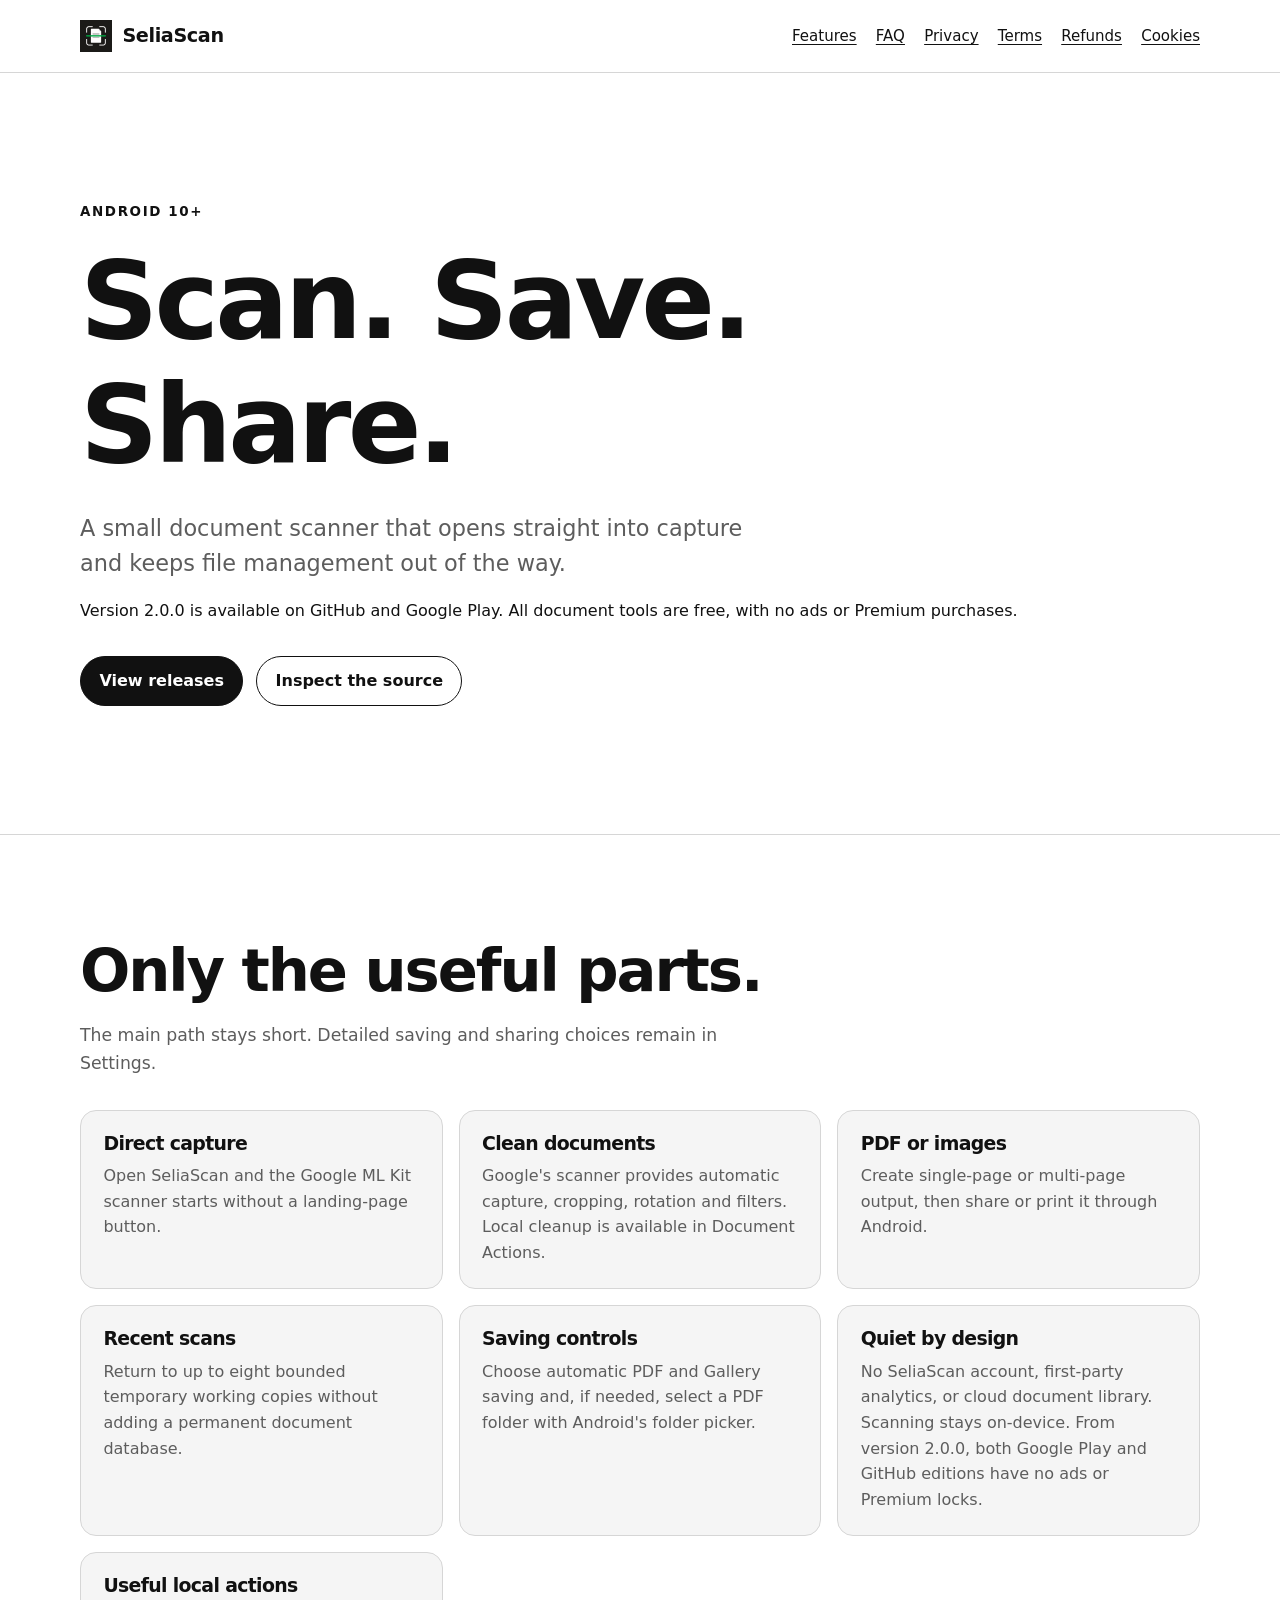
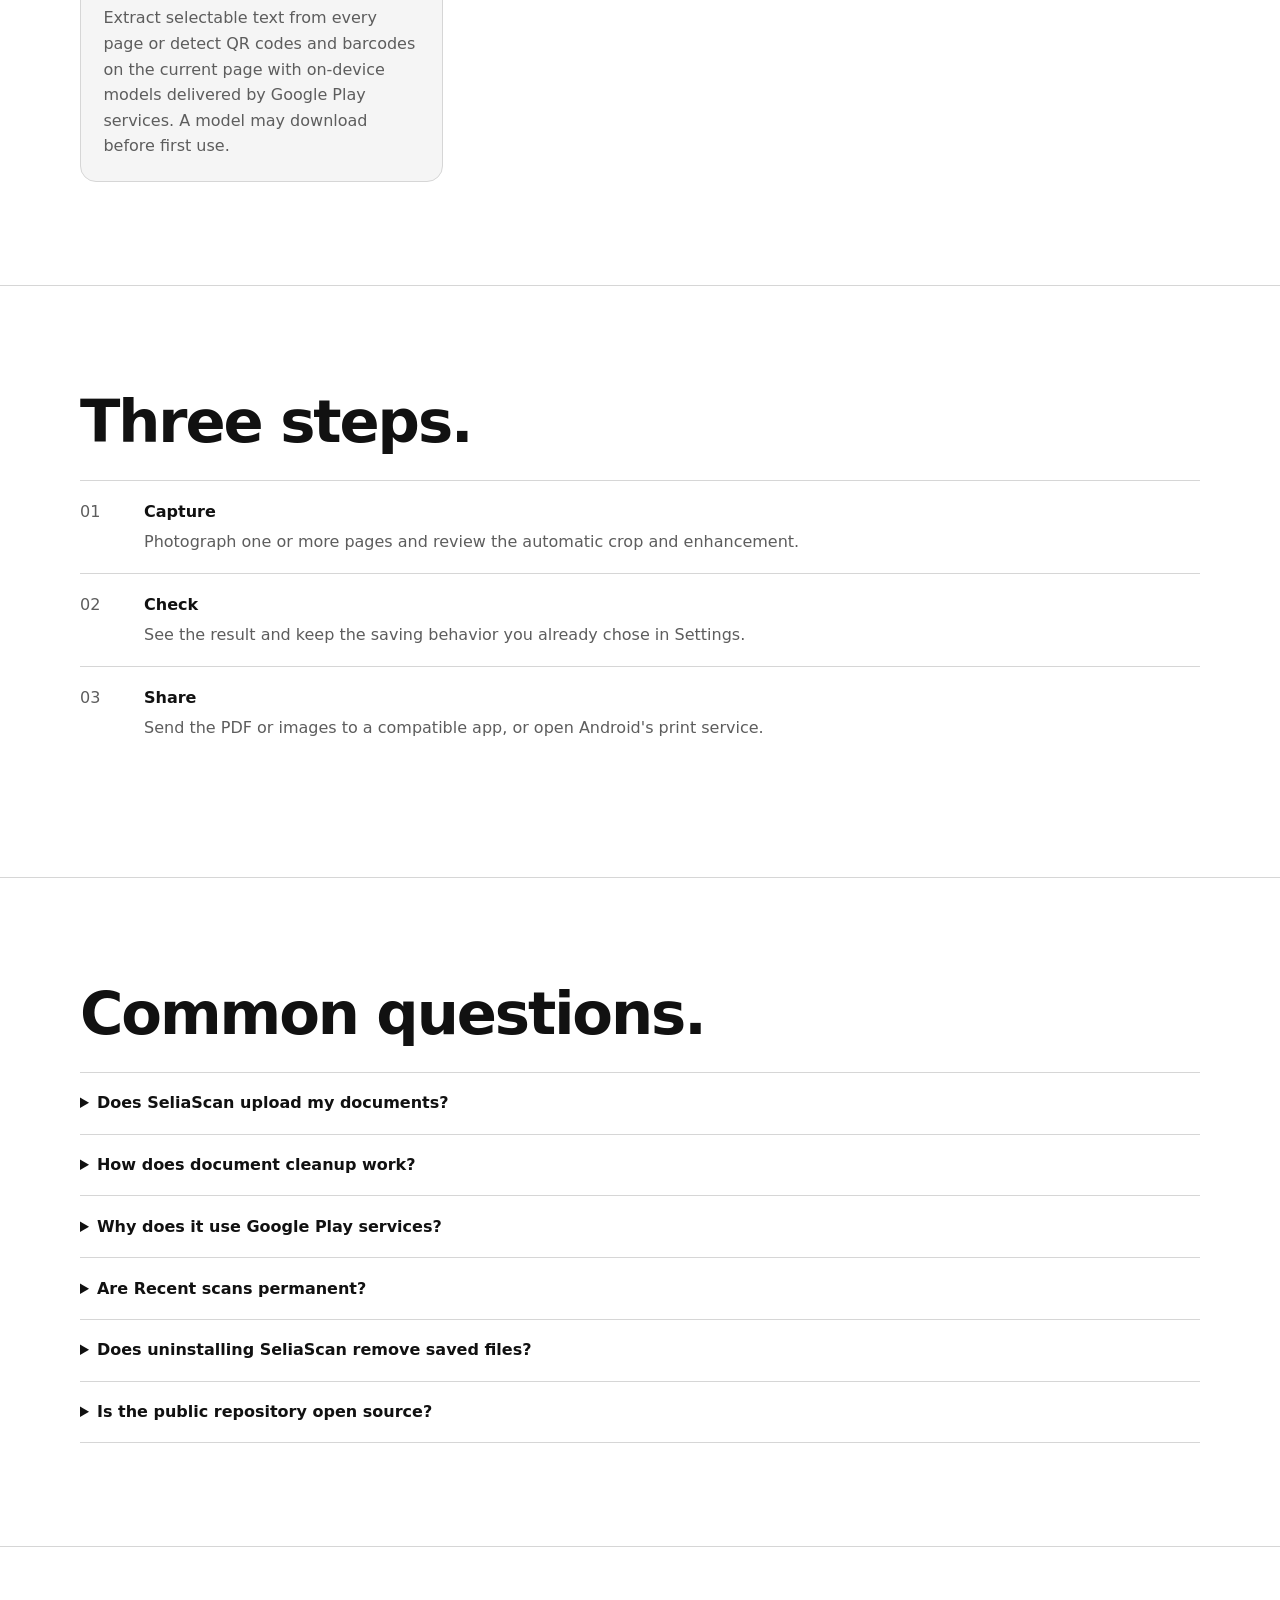
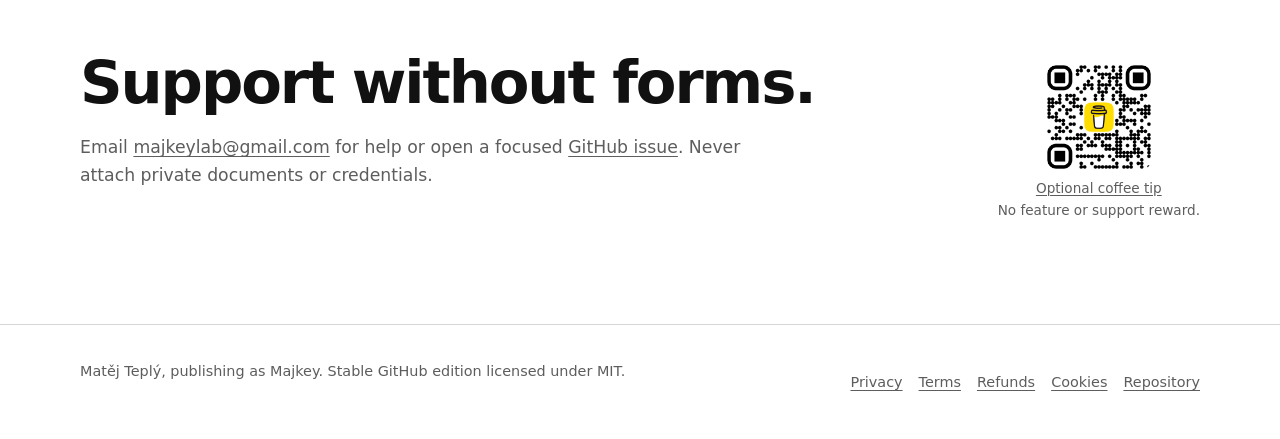
<file: docs/index.html>
<!doctype html>
<html lang="en">
<head>
  <meta charset="utf-8">
  <meta name="viewport" content="width=device-width, initial-scale=1">
  <meta name="description" content="SeliaScan is a simple Android document scanner for fast local PDF capture, saving, sharing, and printing.">
  <title>SeliaScan — scan, clean, send</title>
  <link rel="icon" type="image/png" href="play-store/assets/icon.png">
  <link rel="stylesheet" href="assets/site.css">
</head>
<body>
  <a class="skip-link" href="#main">Skip to content</a>
  <header class="site-header">
    <nav class="nav" aria-label="Primary navigation">
      <a class="brand" href="index.html" aria-current="page"><img src="play-store/assets/icon.png" width="32" height="32" alt="">SeliaScan</a>
      <div class="nav-links">
        <a href="#features">Features</a>
        <a href="#faq">FAQ</a>
        <a href="privacy.html">Privacy</a>
        <a href="terms.html">Terms</a>
        <a href="refunds.html">Refunds</a>
        <a href="cookies.html">Cookies</a>
      </div>
    </nav>
  </header>

  <main id="main" tabindex="-1">
    <section class="hero">
      <div class="container">
        <p class="eyebrow">Android 10+</p>
        <h1>Scan. Save. Share.</h1>
        <p class="hero-copy">A small document scanner that opens straight into capture and keeps file management out of the way.</p>
        <p>Version 2.0.0 is available on GitHub and Google Play. All document tools are free, with no ads or Premium purchases.</p>
        <div class="actions">
          <a class="button" href="https://github.com/Majkey25/ScanIt/releases">View releases</a>
          <a class="button secondary" href="https://github.com/Majkey25/ScanIt">Inspect the source</a>
        </div>
      </div>
    </section>

    <section class="section" id="features">
      <div class="container">
        <h2>Only the useful parts.</h2>
        <p class="section-intro">The main path stays short. Detailed saving and sharing choices remain in Settings.</p>
        <div class="grid">
          <article class="card">
            <h3>Direct capture</h3>
            <p>Open SeliaScan and the Google ML Kit scanner starts without a landing-page button.</p>
          </article>
          <article class="card">
            <h3>Clean documents</h3>
            <p>Google's scanner provides automatic capture, cropping, rotation and filters. Local cleanup is available in Document Actions.</p>
          </article>
          <article class="card">
            <h3>PDF or images</h3>
            <p>Create single-page or multi-page output, then share or print it through Android.</p>
          </article>
          <article class="card">
            <h3>Recent scans</h3>
            <p>Return to up to eight bounded temporary working copies without adding a permanent document database.</p>
          </article>
          <article class="card">
            <h3>Saving controls</h3>
            <p>Choose automatic PDF and Gallery saving and, if needed, select a PDF folder with Android's folder picker.</p>
          </article>
          <article class="card">
            <h3>Quiet by design</h3>
            <p>No SeliaScan account, first-party analytics, or cloud document library. Scanning stays on-device. From version 2.0.0, both Google Play and GitHub editions have no ads or Premium locks.</p>
          </article>
          <article class="card">
            <h3>Useful local actions</h3>
            <p>Extract selectable text from every page or detect QR codes and barcodes on the current page with on-device models delivered by Google Play services. A model may download before first use.</p>
          </article>
        </div>
      </div>
    </section>

    <section class="section">
      <div class="container">
        <h2>Three steps.</h2>
        <ol class="steps">
          <li>
            <div><strong>Capture</strong><p>Photograph one or more pages and review the automatic crop and enhancement.</p></div>
          </li>
          <li>
            <div><strong>Check</strong><p>See the result and keep the saving behavior you already chose in Settings.</p></div>
          </li>
          <li>
            <div><strong>Share</strong><p>Send the PDF or images to a compatible app, or open Android's print service.</p></div>
          </li>
        </ol>
      </div>
    </section>

    <section class="section" id="faq">
      <div class="container">
        <h2>Common questions.</h2>
        <details>
          <summary>Does SeliaScan upload my documents?</summary>
          <p>SeliaScan has no document-upload server. Scanning, OCR and cleanup are local. A sharing app or cloud-backed Gallery or folder can upload saved copies. Optional playback passes text to your Android speech engine, which may use the internet after you confirm. See the <a href="privacy.html">privacy policy</a>.</p>
        </details>
        <details>
          <summary>How does document cleanup work?</summary>
          <p>Smart cleanup adjusts paper contrast and attempts to remove likely marks near blank paper edges. Manual cleanup replaces spots that you draw around with the surrounding paper color. Both run locally and create a child revision. Keep originals and review the result.</p>
        </details>
        <details>
          <summary>Why does it use Google Play services?</summary>
          <p>Google Play services supplies the document scanner UI, models, automatic capture, crop, and filters. The module may need to download or update before first use.</p>
        </details>
        <details>
          <summary>Are Recent scans permanent?</summary>
          <p>No. They are bounded temporary working copies and Android may clear them. Removing one from Recent removes that working copy. If SeliaScan can verify the exact saved outputs it created, the confirmation dialog can also delete the selected PDF, Gallery images, or both.</p>
        </details>
        <details>
          <summary>Does uninstalling SeliaScan remove saved files?</summary>
          <p>Uninstall clears SeliaScan's settings and private cache. It does not delete PDFs or images already saved in shared storage or a folder you selected.</p>
        </details>
        <details>
          <summary>Is the public repository open source?</summary>
          <p>Yes. The current source and GitHub release are licensed under the MIT License. Google Play 2.0.0 also unlocks all tools without ads or Premium. Only the GitHub edition includes optional Coffee support.</p>
        </details>
      </div>
    </section>

    <section class="section" id="support">
      <div class="container support-row">
        <div>
          <h2>Support without forms.</h2>
          <p class="section-intro">Email <a href="mailto:majkeylab@gmail.com">majkeylab@gmail.com</a> for help or open a focused <a href="https://github.com/Majkey25/ScanIt/issues">GitHub issue</a>. Never attach private documents or credentials.</p>
        </div>
        <div class="tip">
          <a href="https://www.buymeacoffee.com/majkey"><img src="assets/bmc_qr.png" alt="QR code for the Majkey Buy Me a Coffee page" width="104" height="104"></a>
          <a href="https://www.buymeacoffee.com/majkey">Optional coffee tip</a><br>
          No feature or support reward.
        </div>
      </div>
    </section>
  </main>

  <footer class="site-footer">
    <div class="container footer-inner">
      <p>Matěj Teplý, publishing as Majkey. Stable GitHub edition licensed under MIT.</p>
      <div class="footer-links">
        <a href="privacy.html">Privacy</a>
        <a href="terms.html">Terms</a>
        <a href="refunds.html">Refunds</a>
        <a href="cookies.html">Cookies</a>
        <a href="https://github.com/Majkey25/ScanIt">Repository</a>
      </div>
    </div>
  </footer>
</body>
</html>
</file>
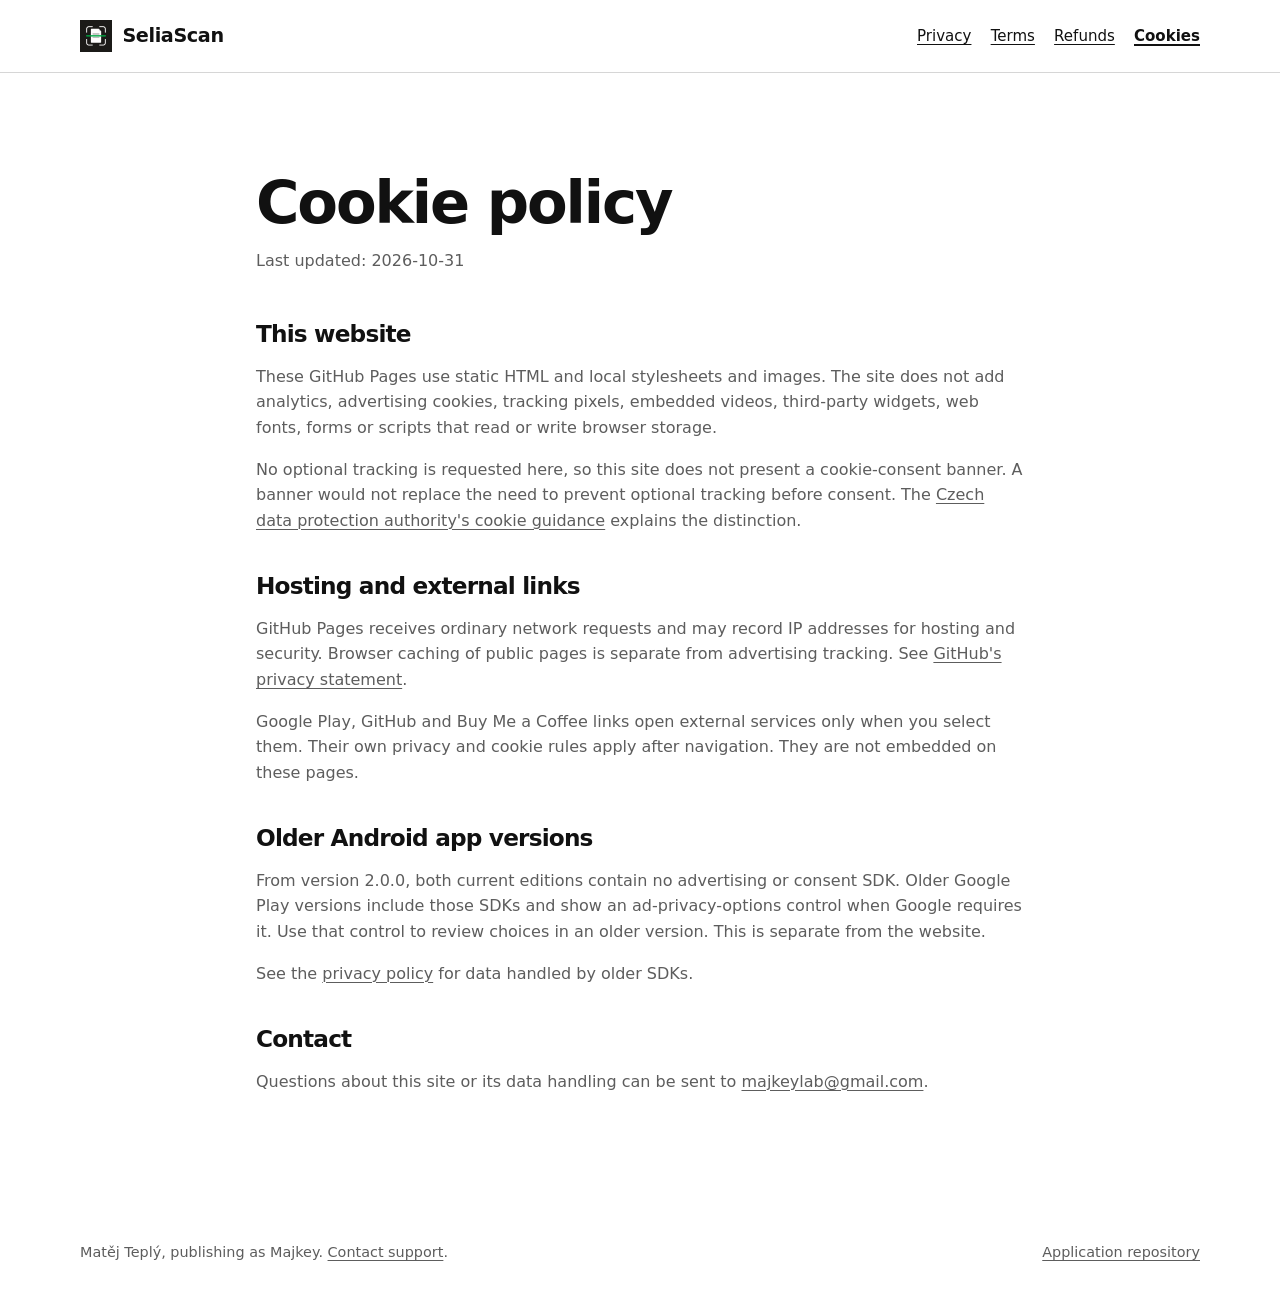
<file: docs/cookies.html>
<!doctype html>
<html lang="en">
<head>
  <meta charset="utf-8">
  <meta name="viewport" content="width=device-width, initial-scale=1">
  <meta name="description" content="Cookie policy for SeliaScan.">
  <title>Cookie policy | SeliaScan</title>
  <link rel="icon" type="image/png" href="play-store/assets/icon.png">
  <link rel="stylesheet" href="assets/site.css">
</head>
<body>
  <a class="skip-link" href="#main">Skip to content</a>
  <header class="site-header">
    <nav class="nav" aria-label="Primary navigation">
      <a class="brand" href="index.html"><img src="play-store/assets/icon.png" width="32" height="32" alt="">SeliaScan</a>
      <div class="nav-links">
        <a href="privacy.html">Privacy</a>
        <a href="terms.html">Terms</a>
        <a href="refunds.html">Refunds</a>
        <a href="cookies.html" aria-current="page">Cookies</a>
      </div>
    </nav>
  </header>
  <main id="main" class="policy" tabindex="-1">
    <h1>Cookie policy</h1>
    <p class="updated">Last updated: 2026-10-31</p>
    <h2>This website</h2>
    <p>These GitHub Pages use static HTML and local stylesheets and images. The site does not add analytics, advertising cookies, tracking pixels, embedded videos, third-party widgets, web fonts, forms or scripts that read or write browser storage.</p>
    <p>No optional tracking is requested here, so this site does not present a cookie-consent banner. A banner would not replace the need to prevent optional tracking before consent. The <a href="https://uoou.gov.cz/verejnost/qa-otazky-a-odpovedi/cookies">Czech data protection authority's cookie guidance</a> explains the distinction.</p>
    <h2>Hosting and external links</h2>
    <p>GitHub Pages receives ordinary network requests and may record IP addresses for hosting and security. Browser caching of public pages is separate from advertising tracking. See <a href="https://docs.github.com/en/site-policy/privacy-policies/github-general-privacy-statement">GitHub's privacy statement</a>.</p>
    <p>Google Play, GitHub and Buy Me a Coffee links open external services only when you select them. Their own privacy and cookie rules apply after navigation. They are not embedded on these pages.</p>
    <h2>Older Android app versions</h2>
    <p>From version 2.0.0, both current editions contain no advertising or consent SDK. Older Google Play versions include those SDKs and show an ad-privacy-options control when Google requires it. Use that control to review choices in an older version. This is separate from the website.</p>
    <p>See the <a href="privacy.html">privacy policy</a> for data handled by older SDKs.</p>
    <h2>Contact</h2>
    <p>Questions about this site or its data handling can be sent to <a href="mailto:majkeylab@gmail.com">majkeylab@gmail.com</a>.</p>
  </main>
  <footer class="site-footer">
    <div class="container footer-inner">
      <p>Matěj Teplý, publishing as Majkey. <a href="mailto:majkeylab@gmail.com">Contact support</a>.</p>
      <a href="https://github.com/Majkey25/ScanIt">Application repository</a>
    </div>
  </footer>
</body>
</html>
</file>
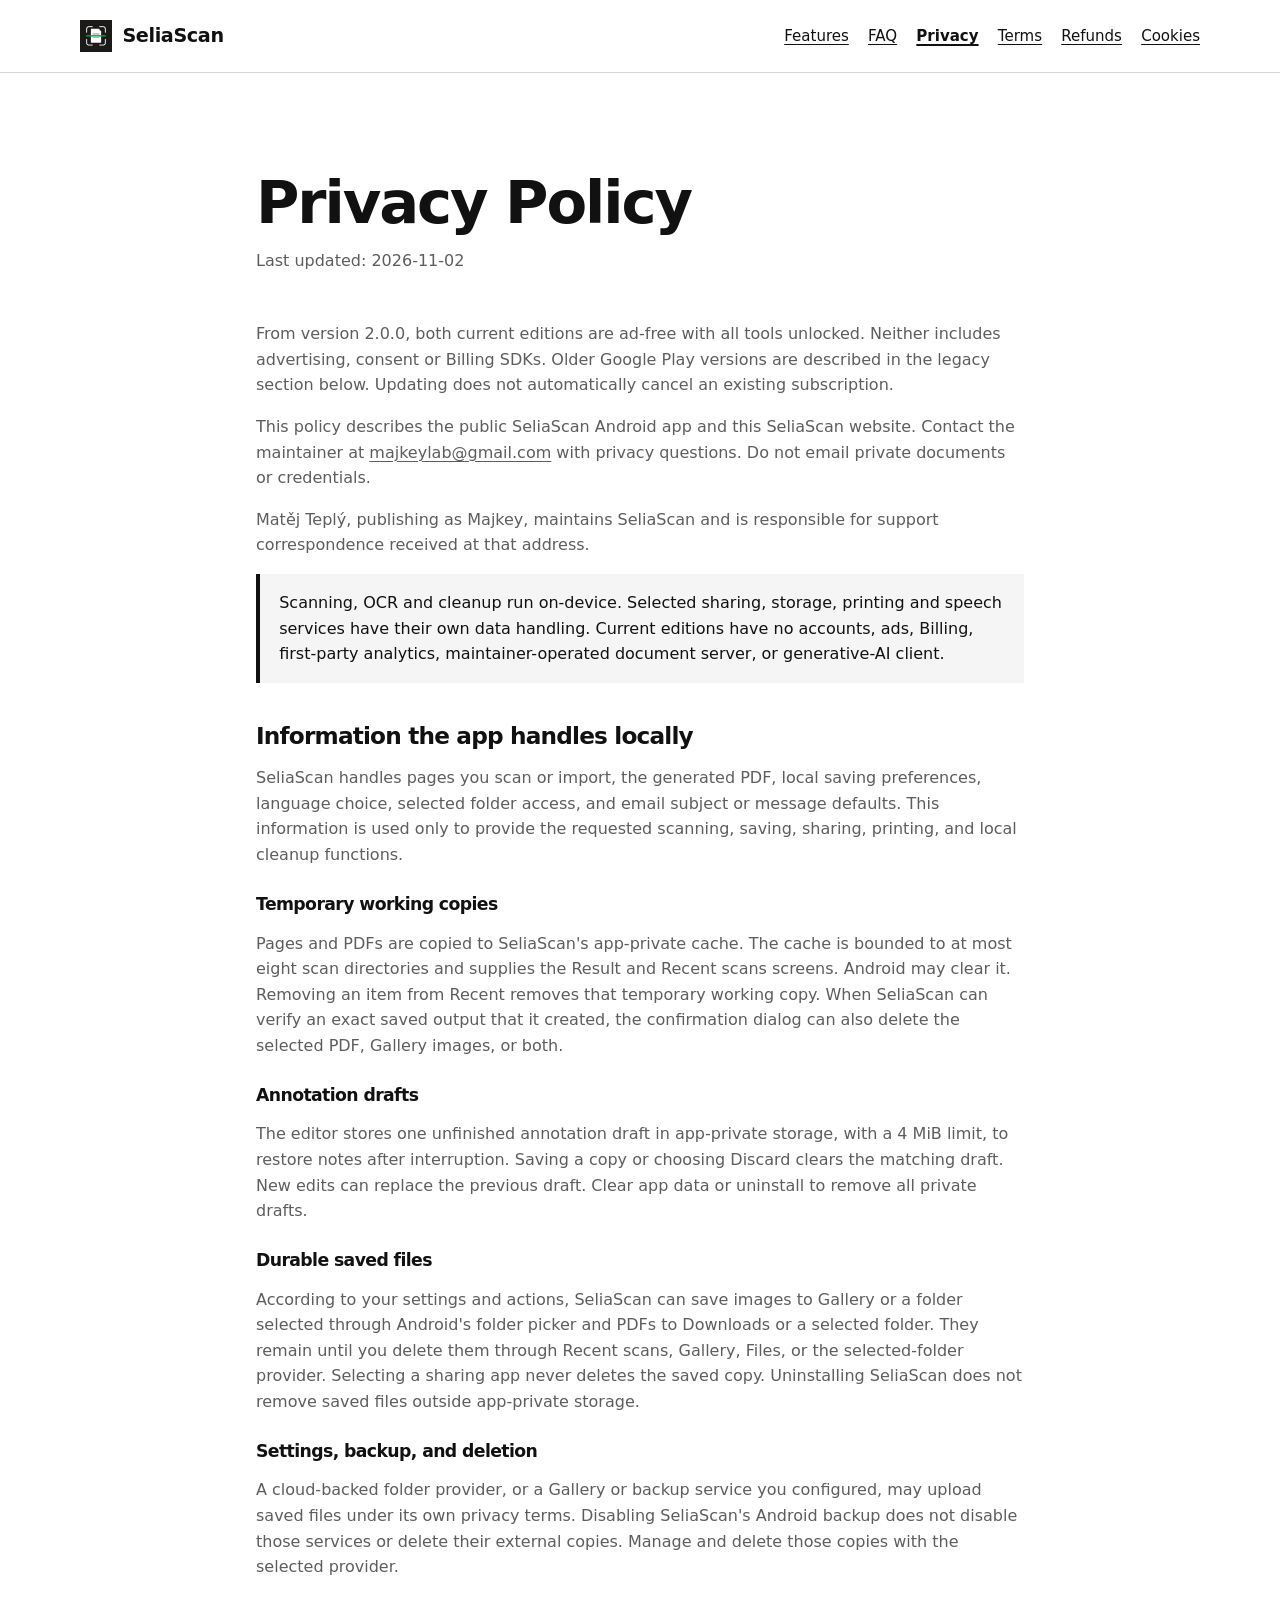
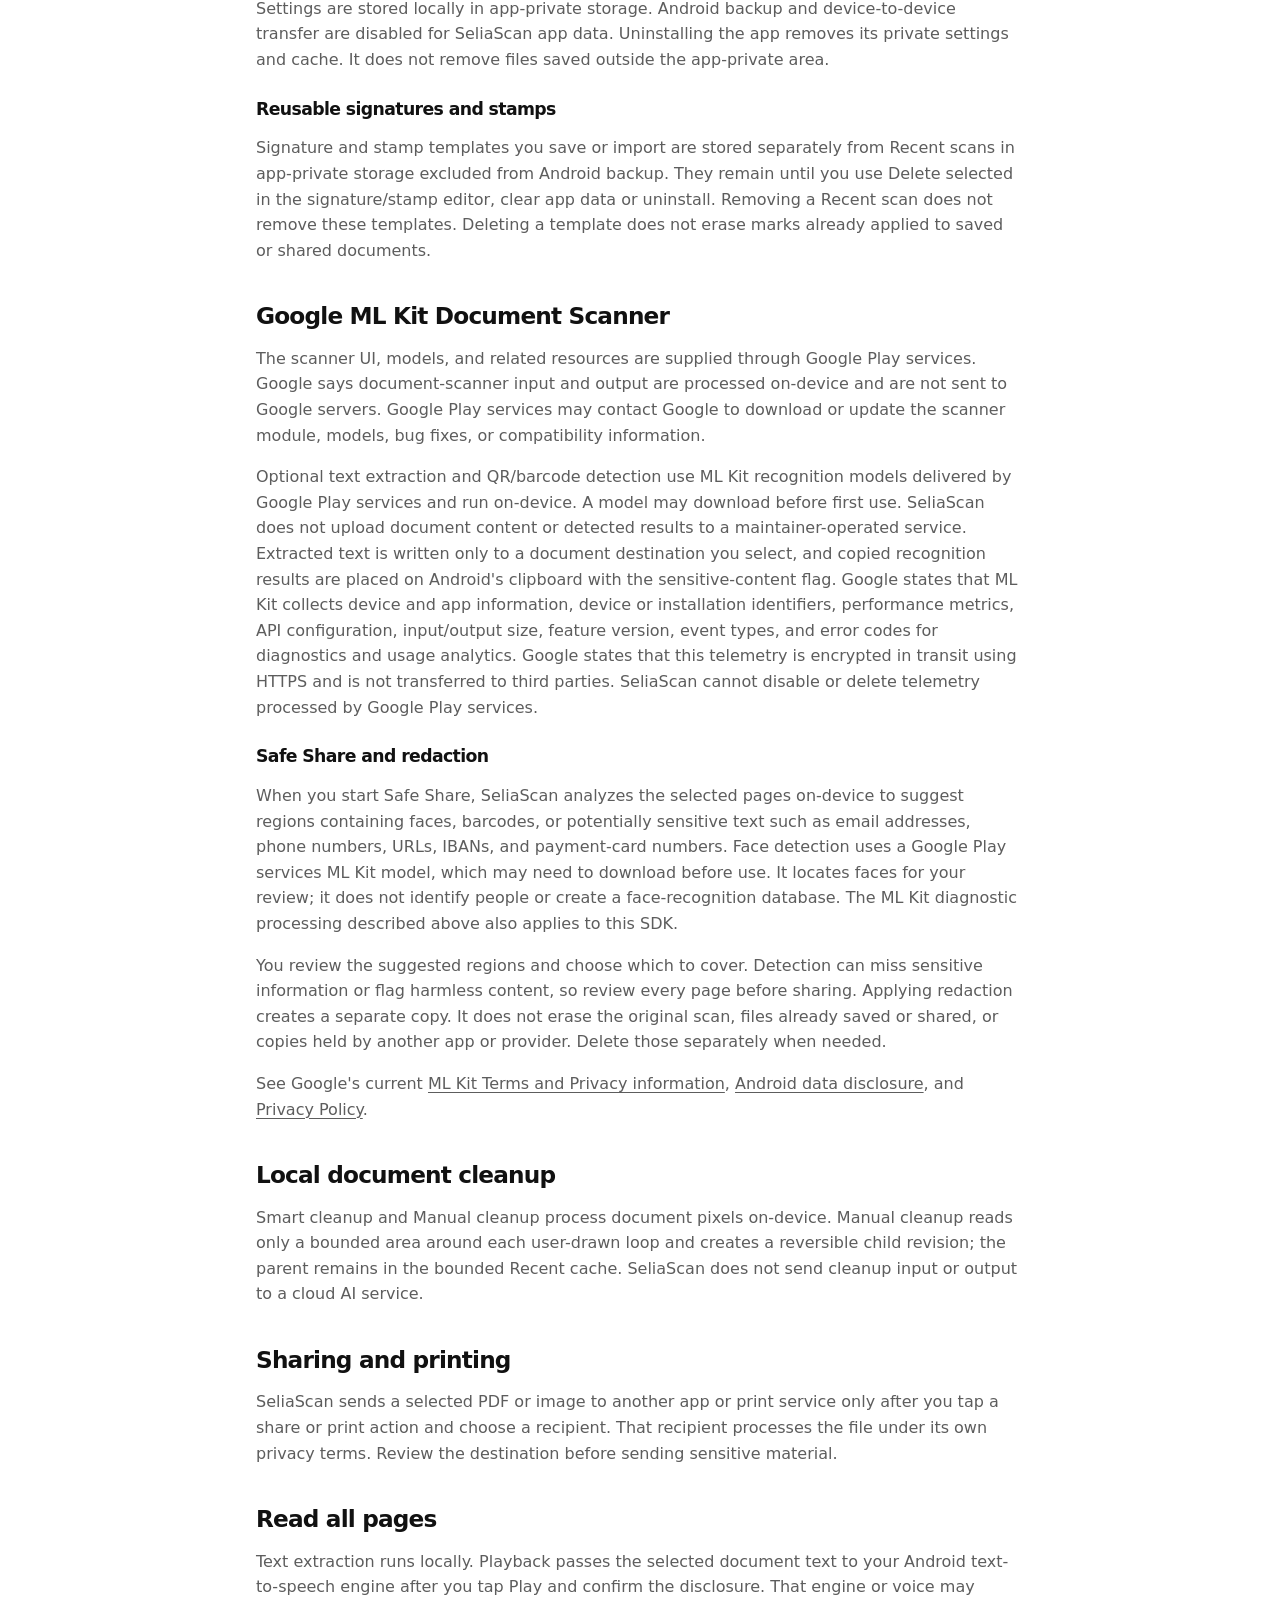
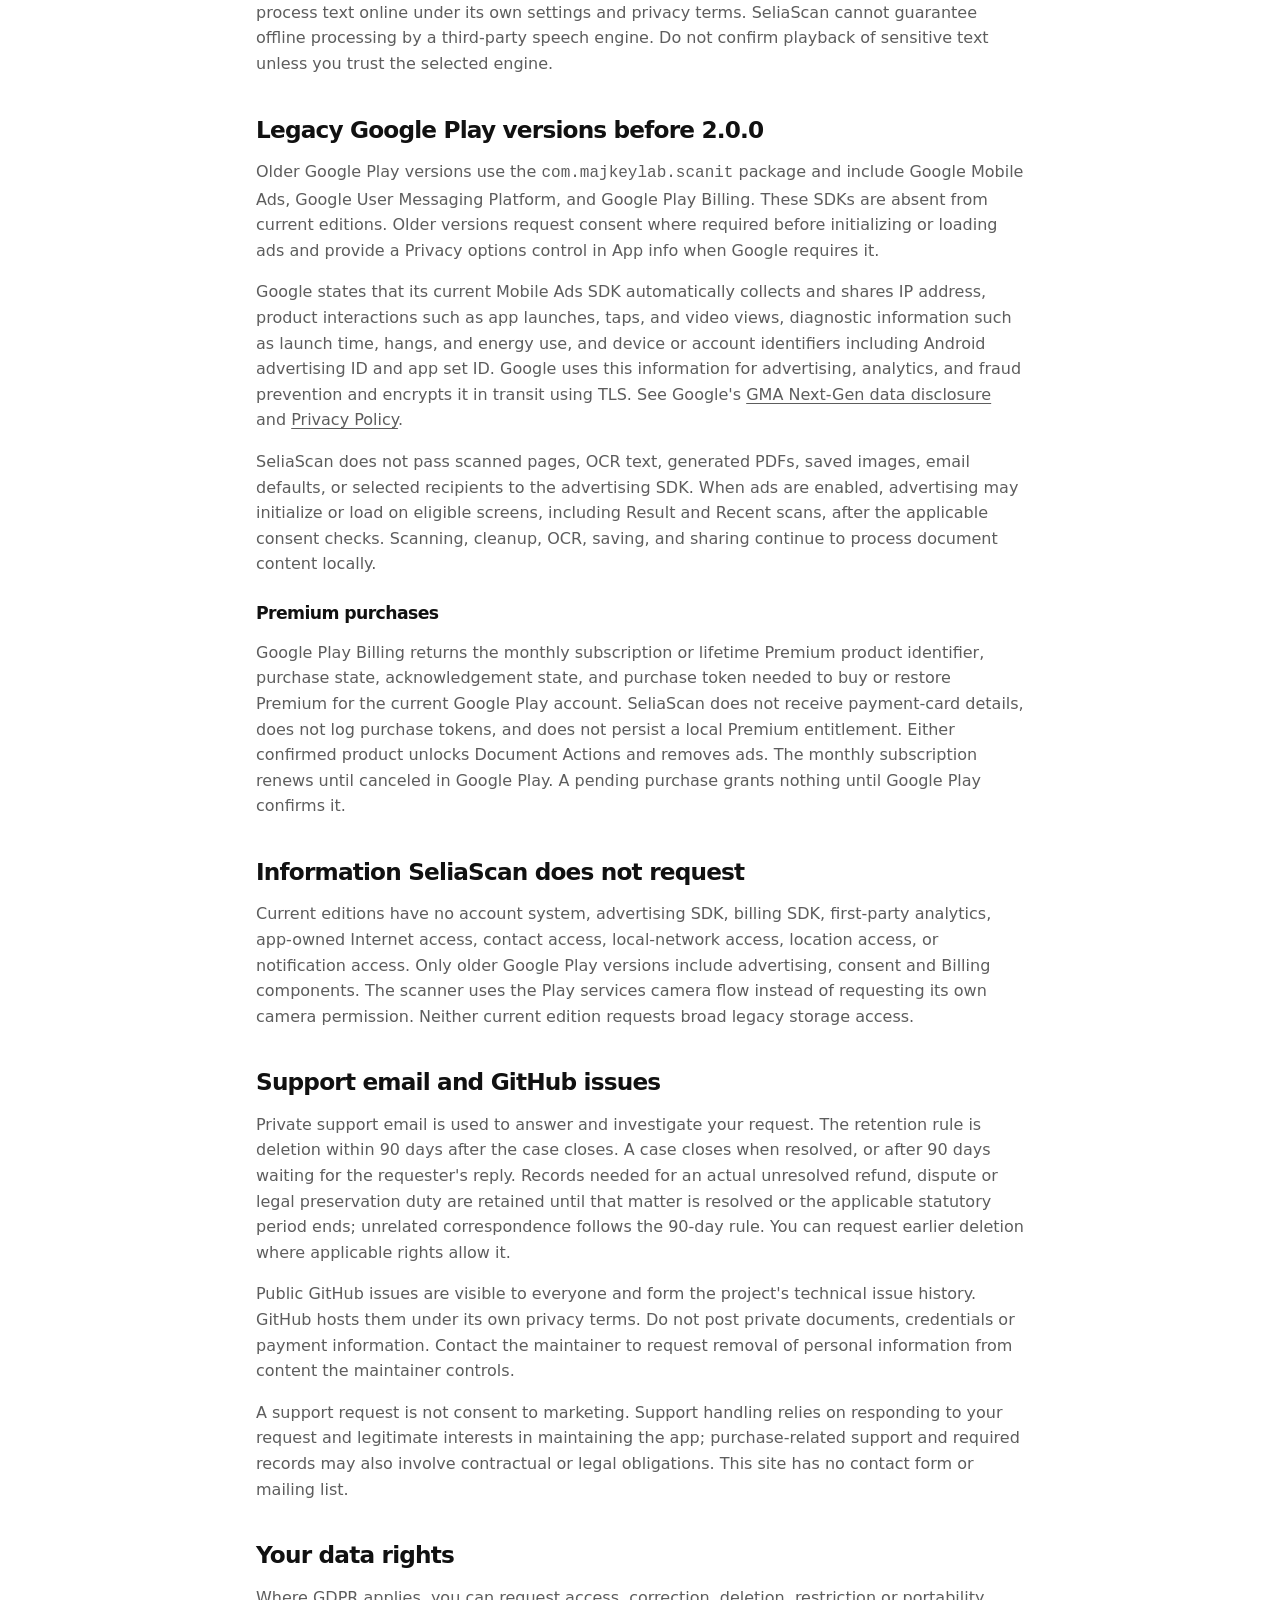
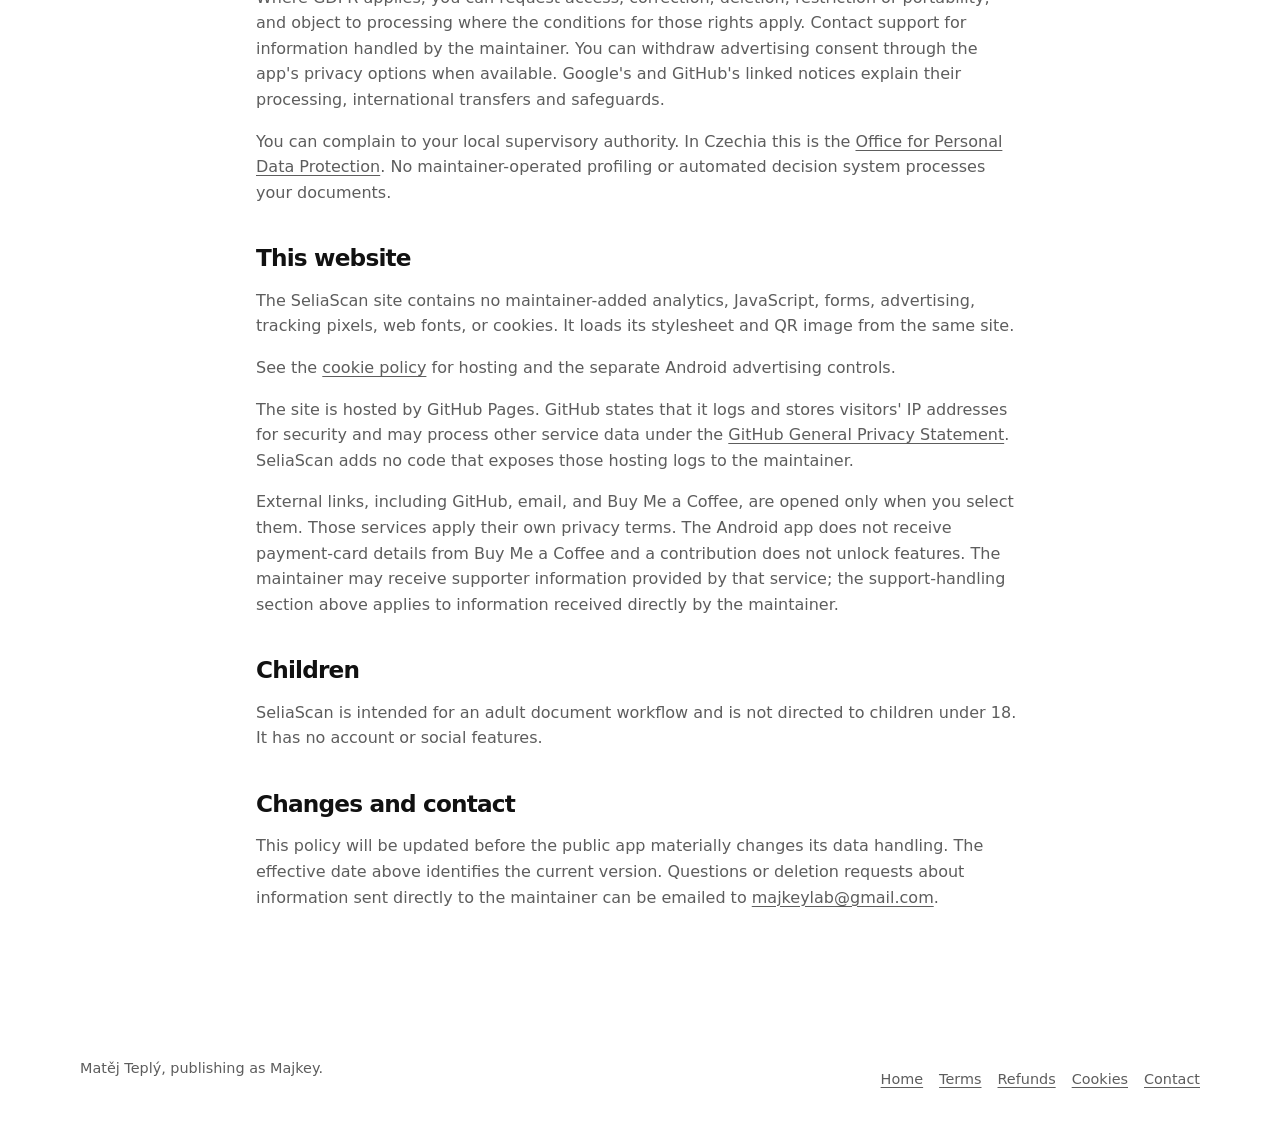
<file: docs/privacy.html>
<!doctype html>
<html lang="en">
<head>
  <meta charset="utf-8">
  <meta name="viewport" content="width=device-width, initial-scale=1">
  <meta name="description" content="Privacy Policy for the public SeliaScan Android app and SeliaScan website.">
  <title>Privacy Policy — SeliaScan</title>
  <link rel="icon" type="image/png" href="play-store/assets/icon.png">
  <link rel="stylesheet" href="assets/site.css">
</head>
<body>
  <a class="skip-link" href="#main">Skip to content</a>
  <header class="site-header">
    <nav class="nav" aria-label="Primary navigation">
      <a class="brand" href="index.html"><img src="play-store/assets/icon.png" width="32" height="32" alt="">SeliaScan</a>
      <div class="nav-links">
        <a href="index.html#features">Features</a>
        <a href="index.html#faq">FAQ</a>
        <a href="privacy.html" aria-current="page">Privacy</a>
        <a href="terms.html">Terms</a>
        <a href="refunds.html">Refunds</a>
        <a href="cookies.html">Cookies</a>
      </div>
    </nav>
  </header>

  <main id="main" class="policy" tabindex="-1">
    <h1>Privacy Policy</h1>
    <p class="updated">Last updated: 2026-11-02</p>
    <p>From version 2.0.0, both current editions are ad-free with all tools unlocked. Neither includes advertising, consent or Billing SDKs. Older Google Play versions are described in the legacy section below. Updating does not automatically cancel an existing subscription.</p>

    <p>This policy describes the public SeliaScan Android app and this SeliaScan website. Contact the maintainer at <a href="mailto:majkeylab@gmail.com">majkeylab@gmail.com</a> with privacy questions. Do not email private documents or credentials.</p>
    <p>Matěj Teplý, publishing as Majkey, maintains SeliaScan and is responsible for support correspondence received at that address.</p>

    <div class="notice">
      Scanning, OCR and cleanup run on-device. Selected sharing, storage, printing and speech services have their own data handling. Current editions have no accounts, ads, Billing, first-party analytics, maintainer-operated document server, or generative-AI client.
    </div>

    <h2>Information the app handles locally</h2>
    <p>SeliaScan handles pages you scan or import, the generated PDF, local saving preferences, language choice, selected folder access, and email subject or message defaults. This information is used only to provide the requested scanning, saving, sharing, printing, and local cleanup functions.</p>

    <h3>Temporary working copies</h3>
    <p>Pages and PDFs are copied to SeliaScan's app-private cache. The cache is bounded to at most eight scan directories and supplies the Result and Recent scans screens. Android may clear it. Removing an item from Recent removes that temporary working copy. When SeliaScan can verify an exact saved output that it created, the confirmation dialog can also delete the selected PDF, Gallery images, or both.</p>

    <h3>Annotation drafts</h3>
    <p>The editor stores one unfinished annotation draft in app-private storage, with a 4 MiB limit, to restore notes after interruption. Saving a copy or choosing Discard clears the matching draft. New edits can replace the previous draft. Clear app data or uninstall to remove all private drafts.</p>

    <h3>Durable saved files</h3>
    <p>According to your settings and actions, SeliaScan can save images to Gallery or a folder selected through Android's folder picker and PDFs to Downloads or a selected folder. They remain until you delete them through Recent scans, Gallery, Files, or the selected-folder provider. Selecting a sharing app never deletes the saved copy. Uninstalling SeliaScan does not remove saved files outside app-private storage.</p>

    <h3>Settings, backup, and deletion</h3>
    <p>A cloud-backed folder provider, or a Gallery or backup service you configured, may upload saved files under its own privacy terms. Disabling SeliaScan's Android backup does not disable those services or delete their external copies. Manage and delete those copies with the selected provider.</p>
    <p>Settings are stored locally in app-private storage. Android backup and device-to-device transfer are disabled for SeliaScan app data. Uninstalling the app removes its private settings and cache. It does not remove files saved outside the app-private area.</p>

    <h3>Reusable signatures and stamps</h3>
    <p>Signature and stamp templates you save or import are stored separately from Recent scans in app-private storage excluded from Android backup. They remain until you use Delete selected in the signature/stamp editor, clear app data or uninstall. Removing a Recent scan does not remove these templates. Deleting a template does not erase marks already applied to saved or shared documents.</p>

    <h2>Google ML Kit Document Scanner</h2>
    <p>The scanner UI, models, and related resources are supplied through Google Play services. Google says document-scanner input and output are processed on-device and are not sent to Google servers. Google Play services may contact Google to download or update the scanner module, models, bug fixes, or compatibility information.</p>

    <p>Optional text extraction and QR/barcode detection use ML Kit recognition models delivered by Google Play services and run on-device. A model may download before first use. SeliaScan does not upload document content or detected results to a maintainer-operated service. Extracted text is written only to a document destination you select, and copied recognition results are placed on Android's clipboard with the sensitive-content flag. Google states that ML Kit collects device and app information, device or installation identifiers, performance metrics, API configuration, input/output size, feature version, event types, and error codes for diagnostics and usage analytics. Google states that this telemetry is encrypted in transit using HTTPS and is not transferred to third parties. SeliaScan cannot disable or delete telemetry processed by Google Play services.</p>

    <h3>Safe Share and redaction</h3>
    <p>When you start Safe Share, SeliaScan analyzes the selected pages on-device to suggest regions containing faces, barcodes, or potentially sensitive text such as email addresses, phone numbers, URLs, IBANs, and payment-card numbers. Face detection uses a Google Play services ML Kit model, which may need to download before use. It locates faces for your review; it does not identify people or create a face-recognition database. The ML Kit diagnostic processing described above also applies to this SDK.</p>
    <p>You review the suggested regions and choose which to cover. Detection can miss sensitive information or flag harmless content, so review every page before sharing. Applying redaction creates a separate copy. It does not erase the original scan, files already saved or shared, or copies held by another app or provider. Delete those separately when needed.</p>

    <p>See Google's current <a href="https://developers.google.com/ml-kit/terms">ML Kit Terms and Privacy information</a>, <a href="https://developers.google.com/ml-kit/android-data-disclosure">Android data disclosure</a>, and <a href="https://policies.google.com/privacy">Privacy Policy</a>.</p>

    <h2>Local document cleanup</h2>
    <p>Smart cleanup and Manual cleanup process document pixels on-device. Manual cleanup reads only a bounded area around each user-drawn loop and creates a reversible child revision; the parent remains in the bounded Recent cache. SeliaScan does not send cleanup input or output to a cloud AI service.</p>

    <h2>Sharing and printing</h2>
    <p>SeliaScan sends a selected PDF or image to another app or print service only after you tap a share or print action and choose a recipient. That recipient processes the file under its own privacy terms. Review the destination before sending sensitive material.</p>

    <h2>Read all pages</h2>
    <p>Text extraction runs locally. Playback passes the selected document text to your Android text-to-speech engine after you tap Play and confirm the disclosure. That engine or voice may process text online under its own settings and privacy terms. SeliaScan cannot guarantee offline processing by a third-party speech engine. Do not confirm playback of sensitive text unless you trust the selected engine.</p>

    <h2>Legacy Google Play versions before 2.0.0</h2>
    <p>Older Google Play versions use the <code>com.majkeylab.scanit</code> package and include Google Mobile Ads, Google User Messaging Platform, and Google Play Billing. These SDKs are absent from current editions. Older versions request consent where required before initializing or loading ads and provide a Privacy options control in App info when Google requires it.</p>

    <p>Google states that its current Mobile Ads SDK automatically collects and shares IP address, product interactions such as app launches, taps, and video views, diagnostic information such as launch time, hangs, and energy use, and device or account identifiers including Android advertising ID and app set ID. Google uses this information for advertising, analytics, and fraud prevention and encrypts it in transit using TLS. See Google's <a href="https://developers.google.com/admob/android/next-gen/privacy/play-data-disclosure">GMA Next-Gen data disclosure</a> and <a href="https://policies.google.com/privacy">Privacy Policy</a>.</p>

    <p>SeliaScan does not pass scanned pages, OCR text, generated PDFs, saved images, email defaults, or selected recipients to the advertising SDK. When ads are enabled, advertising may initialize or load on eligible screens, including Result and Recent scans, after the applicable consent checks. Scanning, cleanup, OCR, saving, and sharing continue to process document content locally.</p>

    <h3>Premium purchases</h3>
    <p>Google Play Billing returns the monthly subscription or lifetime Premium product identifier, purchase state, acknowledgement state, and purchase token needed to buy or restore Premium for the current Google Play account. SeliaScan does not receive payment-card details, does not log purchase tokens, and does not persist a local Premium entitlement. Either confirmed product unlocks Document Actions and removes ads. The monthly subscription renews until canceled in Google Play. A pending purchase grants nothing until Google Play confirms it.</p>

    <h2>Information SeliaScan does not request</h2>
    <p>Current editions have no account system, advertising SDK, billing SDK, first-party analytics, app-owned Internet access, contact access, local-network access, location access, or notification access. Only older Google Play versions include advertising, consent and Billing components. The scanner uses the Play services camera flow instead of requesting its own camera permission. Neither current edition requests broad legacy storage access.</p>

    <h2>Support email and GitHub issues</h2>
    <p>Private support email is used to answer and investigate your request. The retention rule is deletion within 90 days after the case closes. A case closes when resolved, or after 90 days waiting for the requester's reply. Records needed for an actual unresolved refund, dispute or legal preservation duty are retained until that matter is resolved or the applicable statutory period ends; unrelated correspondence follows the 90-day rule. You can request earlier deletion where applicable rights allow it.</p>
    <p>Public GitHub issues are visible to everyone and form the project's technical issue history. GitHub hosts them under its own privacy terms. Do not post private documents, credentials or payment information. Contact the maintainer to request removal of personal information from content the maintainer controls.</p>
    <p>A support request is not consent to marketing. Support handling relies on responding to your request and legitimate interests in maintaining the app; purchase-related support and required records may also involve contractual or legal obligations. This site has no contact form or mailing list.</p>

    <h2>Your data rights</h2>
    <p>Where GDPR applies, you can request access, correction, deletion, restriction or portability, and object to processing where the conditions for those rights apply. Contact support for information handled by the maintainer. You can withdraw advertising consent through the app's privacy options when available. Google's and GitHub's linked notices explain their processing, international transfers and safeguards.</p>
    <p>You can complain to your local supervisory authority. In Czechia this is the <a href="https://uoou.gov.cz/">Office for Personal Data Protection</a>. No maintainer-operated profiling or automated decision system processes your documents.</p>

    <h2>This website</h2>
    <p>The SeliaScan site contains no maintainer-added analytics, JavaScript, forms, advertising, tracking pixels, web fonts, or cookies. It loads its stylesheet and QR image from the same site.</p>
    <p>See the <a href="cookies.html">cookie policy</a> for hosting and the separate Android advertising controls.</p>

    <p>The site is hosted by GitHub Pages. GitHub states that it logs and stores visitors' IP addresses for security and may process other service data under the <a href="https://docs.github.com/en/site-policy/privacy-policies/github-general-privacy-statement">GitHub General Privacy Statement</a>. SeliaScan adds no code that exposes those hosting logs to the maintainer.</p>

    <p>External links, including GitHub, email, and Buy Me a Coffee, are opened only when you select them. Those services apply their own privacy terms. The Android app does not receive payment-card details from Buy Me a Coffee and a contribution does not unlock features. The maintainer may receive supporter information provided by that service; the support-handling section above applies to information received directly by the maintainer.</p>

    <h2>Children</h2>
    <p>SeliaScan is intended for an adult document workflow and is not directed to children under 18. It has no account or social features.</p>

    <h2>Changes and contact</h2>
    <p>This policy will be updated before the public app materially changes its data handling. The effective date above identifies the current version. Questions or deletion requests about information sent directly to the maintainer can be emailed to <a href="mailto:majkeylab@gmail.com">majkeylab@gmail.com</a>.</p>
  </main>

  <footer class="site-footer">
    <div class="container footer-inner">
      <p>Matěj Teplý, publishing as Majkey.</p>
      <div class="footer-links">
        <a href="index.html">Home</a>
        <a href="terms.html">Terms</a>
        <a href="refunds.html">Refunds</a>
        <a href="cookies.html">Cookies</a>
        <a href="mailto:majkeylab@gmail.com">Contact</a>
      </div>
    </div>
  </footer>
</body>
</html>
</file>
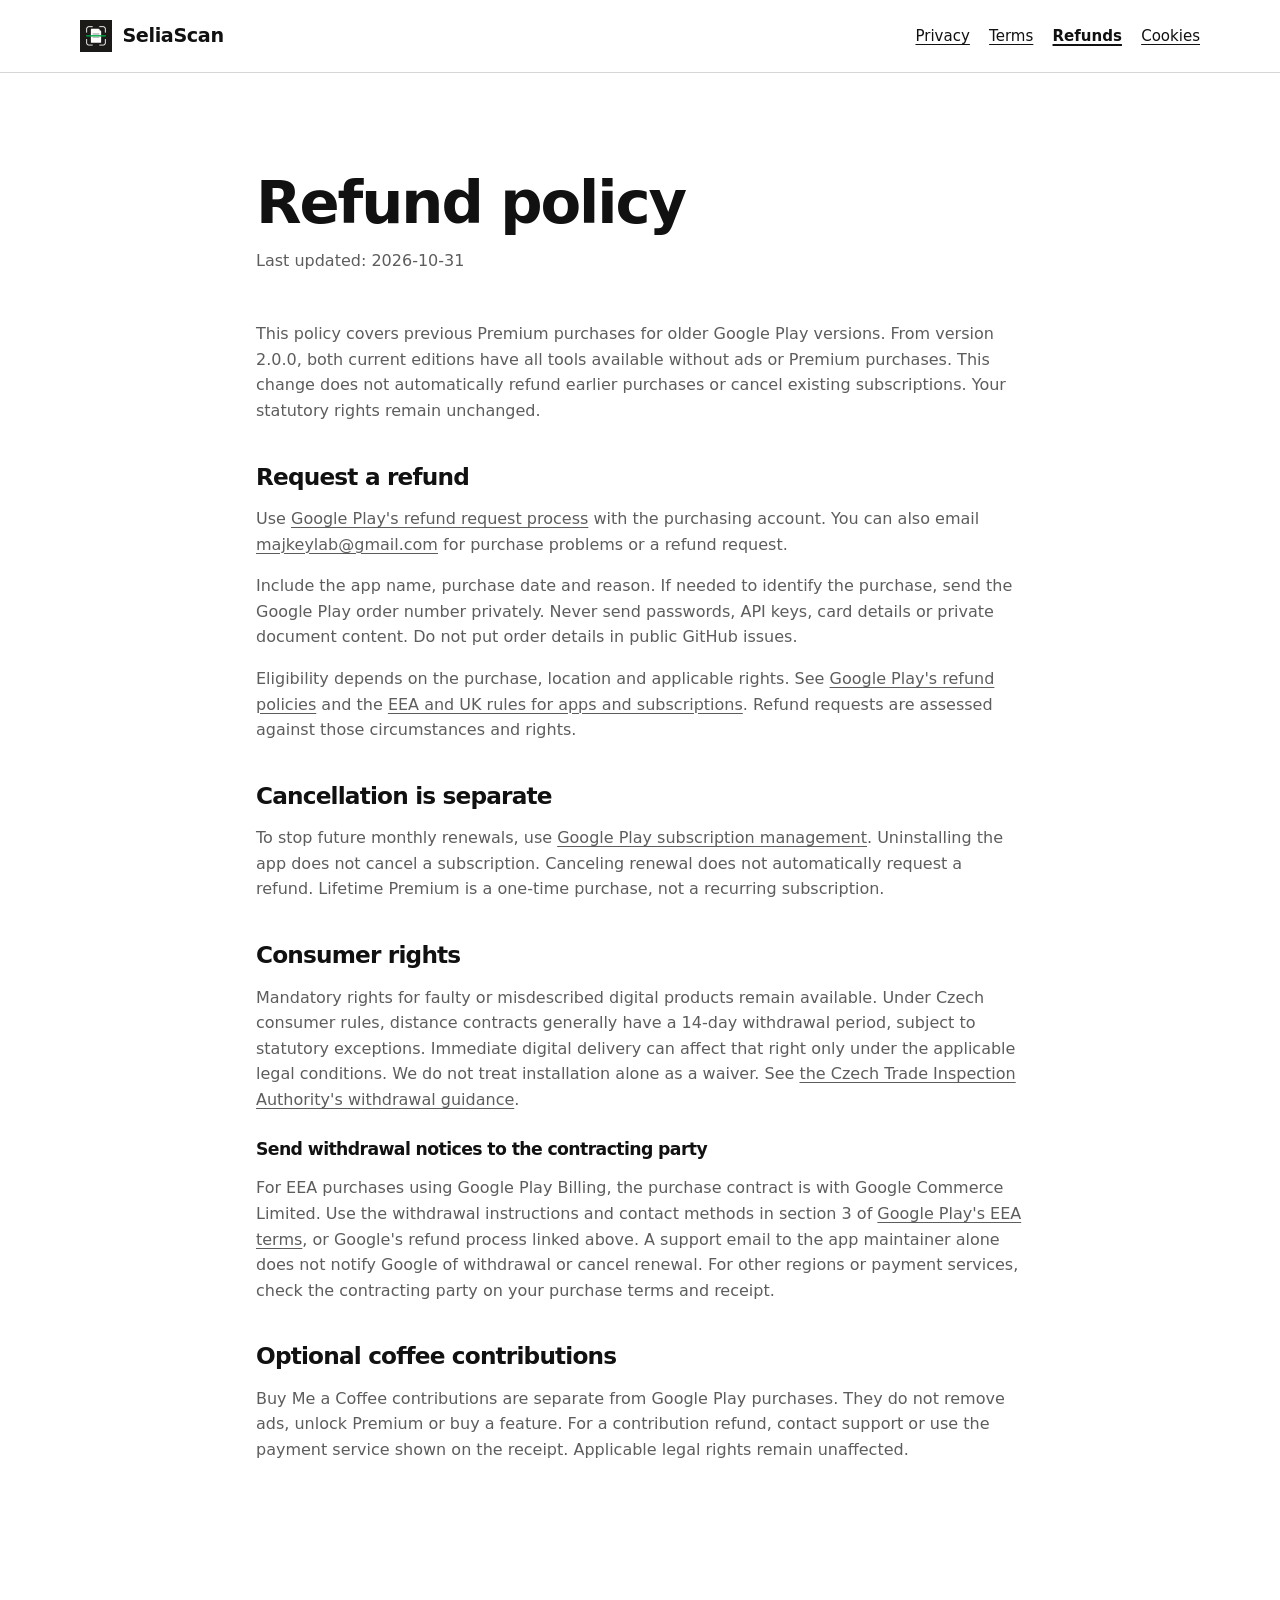
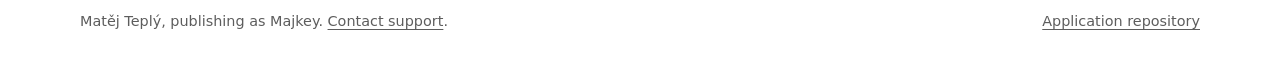
<file: docs/refunds.html>
<!doctype html>
<html lang="en">
<head>
  <meta charset="utf-8">
  <meta name="viewport" content="width=device-width, initial-scale=1">
  <meta name="description" content="Refund policy for SeliaScan.">
  <title>Refund policy | SeliaScan</title>
  <link rel="icon" type="image/png" href="play-store/assets/icon.png">
  <link rel="stylesheet" href="assets/site.css">
</head>
<body>
  <a class="skip-link" href="#main">Skip to content</a>
  <header class="site-header">
    <nav class="nav" aria-label="Primary navigation">
      <a class="brand" href="index.html"><img src="play-store/assets/icon.png" width="32" height="32" alt="">SeliaScan</a>
      <div class="nav-links">
        <a href="privacy.html">Privacy</a>
        <a href="terms.html">Terms</a>
        <a href="refunds.html" aria-current="page">Refunds</a>
        <a href="cookies.html">Cookies</a>
      </div>
    </nav>
  </header>
  <main id="main" class="policy" tabindex="-1">
    <h1>Refund policy</h1>
    <p class="updated">Last updated: 2026-10-31</p>
    <p>This policy covers previous Premium purchases for older Google Play versions. From version 2.0.0, both current editions have all tools available without ads or Premium purchases. This change does not automatically refund earlier purchases or cancel existing subscriptions. Your statutory rights remain unchanged.</p>
    <h2>Request a refund</h2>
    <p>Use <a href="https://support.google.com/googleplay/answer/15574897">Google Play's refund request process</a> with the purchasing account. You can also email <a href="mailto:majkeylab@gmail.com">majkeylab@gmail.com</a> for purchase problems or a refund request.</p>
    <p>Include the app name, purchase date and reason. If needed to identify the purchase, send the Google Play order number privately. Never send passwords, API keys, card details or private document content. Do not put order details in public GitHub issues.</p>
    <p>Eligibility depends on the purchase, location and applicable rights. See <a href="https://support.google.com/googleplay/answer/2479637?hl=en">Google Play's refund policies</a> and the <a href="https://support.google.com/googleplay/answer/15576634">EEA and UK rules for apps and subscriptions</a>. Refund requests are assessed against those circumstances and rights.</p>
    <h2>Cancellation is separate</h2>
    <p>To stop future monthly renewals, use <a href="https://play.google.com/store/account/subscriptions">Google Play subscription management</a>. Uninstalling the app does not cancel a subscription. Canceling renewal does not automatically request a refund. Lifetime Premium is a one-time purchase, not a recurring subscription.</p>
    <h2>Consumer rights</h2>
    <p>Mandatory rights for faulty or misdescribed digital products remain available. Under Czech consumer rules, distance contracts generally have a 14-day withdrawal period, subject to statutory exceptions. Immediate digital delivery can affect that right only under the applicable legal conditions. We do not treat installation alone as a waiver. See <a href="https://coi.gov.cz/faq/3-odstoupeni-od-smlouvy-ve-lhute-14-dnu/">the Czech Trade Inspection Authority's withdrawal guidance</a>.</p>
    <h3>Send withdrawal notices to the contracting party</h3>
    <p>For EEA purchases using Google Play Billing, the purchase contract is with Google Commerce Limited. Use the withdrawal instructions and contact methods in section 3 of <a href="https://play.google.com/about/play-terms/eea/index.html">Google Play's EEA terms</a>, or Google's refund process linked above. A support email to the app maintainer alone does not notify Google of withdrawal or cancel renewal. For other regions or payment services, check the contracting party on your purchase terms and receipt.</p>
    <h2>Optional coffee contributions</h2>
    <p>Buy Me a Coffee contributions are separate from Google Play purchases. They do not remove ads, unlock Premium or buy a feature. For a contribution refund, contact support or use the payment service shown on the receipt. Applicable legal rights remain unaffected.</p>
  </main>
  <footer class="site-footer">
    <div class="container footer-inner">
      <p>Matěj Teplý, publishing as Majkey. <a href="mailto:majkeylab@gmail.com">Contact support</a>.</p>
      <a href="https://github.com/Majkey25/ScanIt">Application repository</a>
    </div>
  </footer>
</body>
</html>
</file>
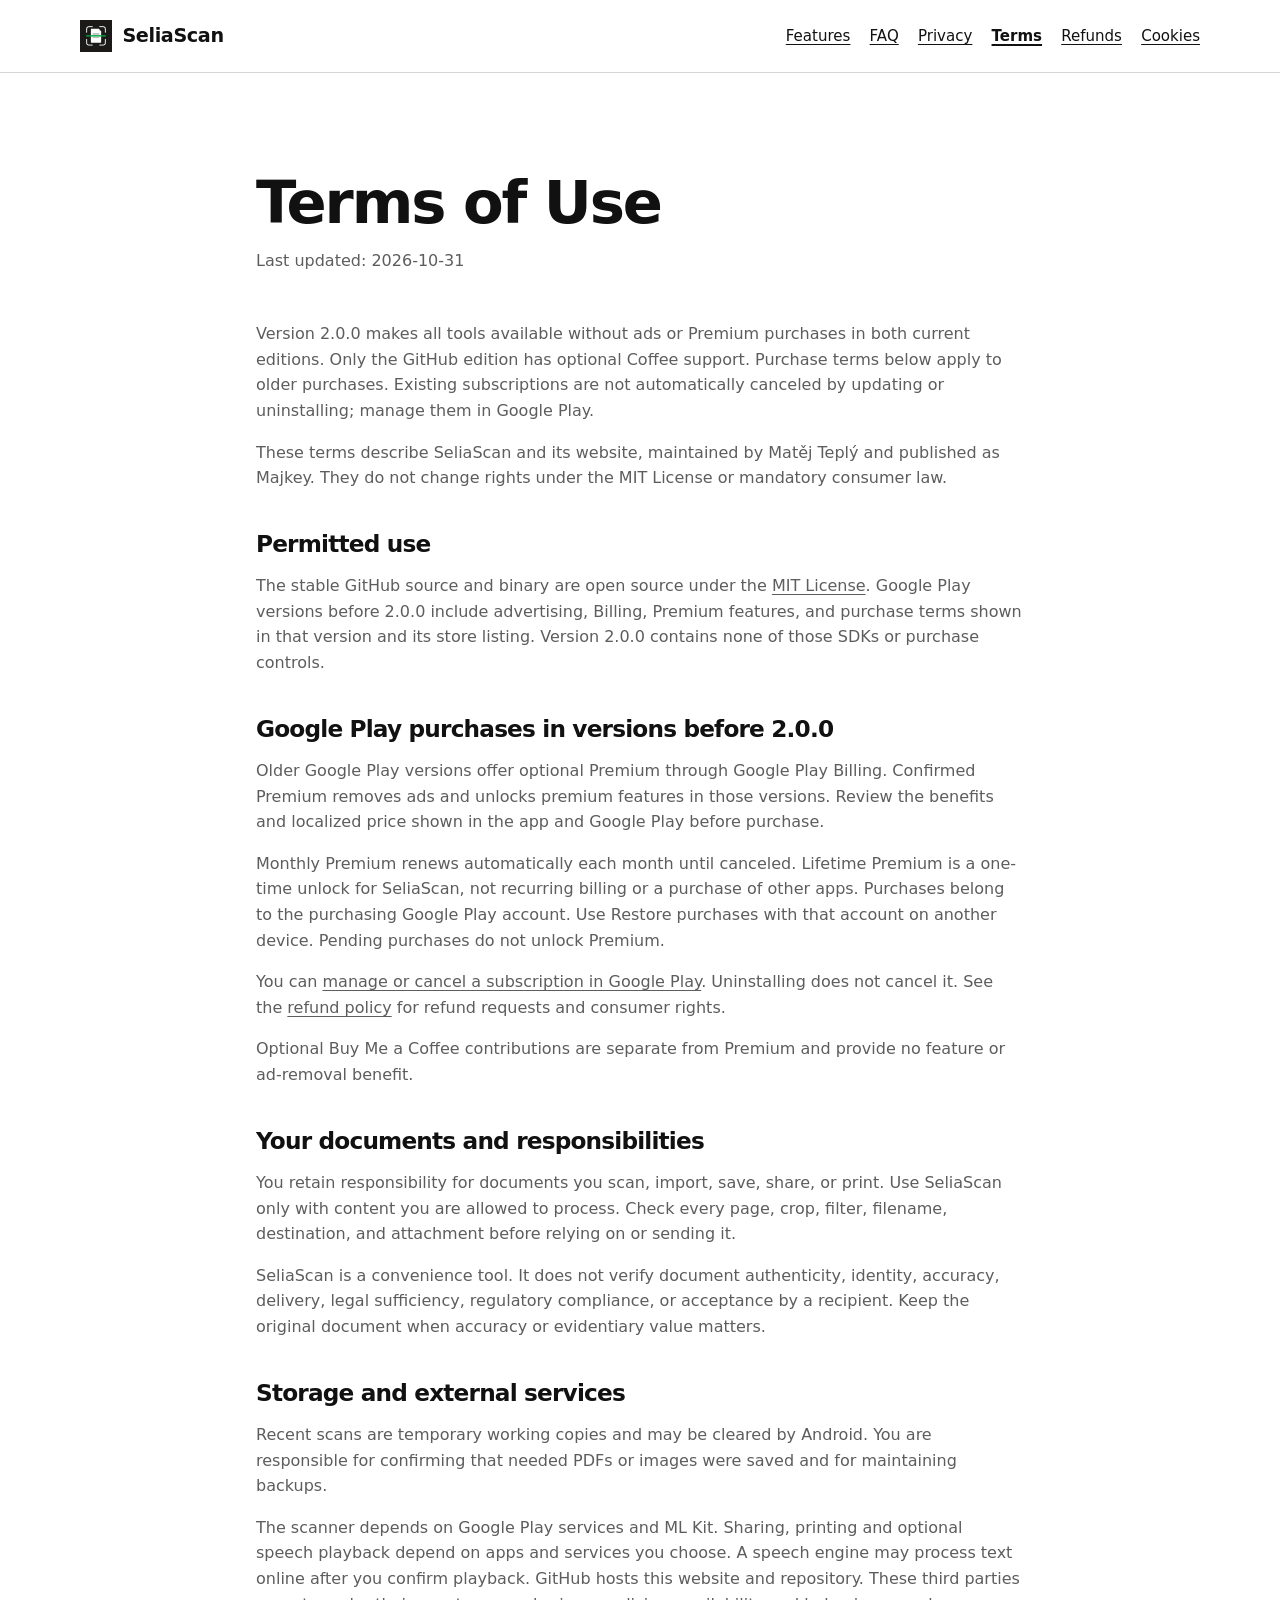
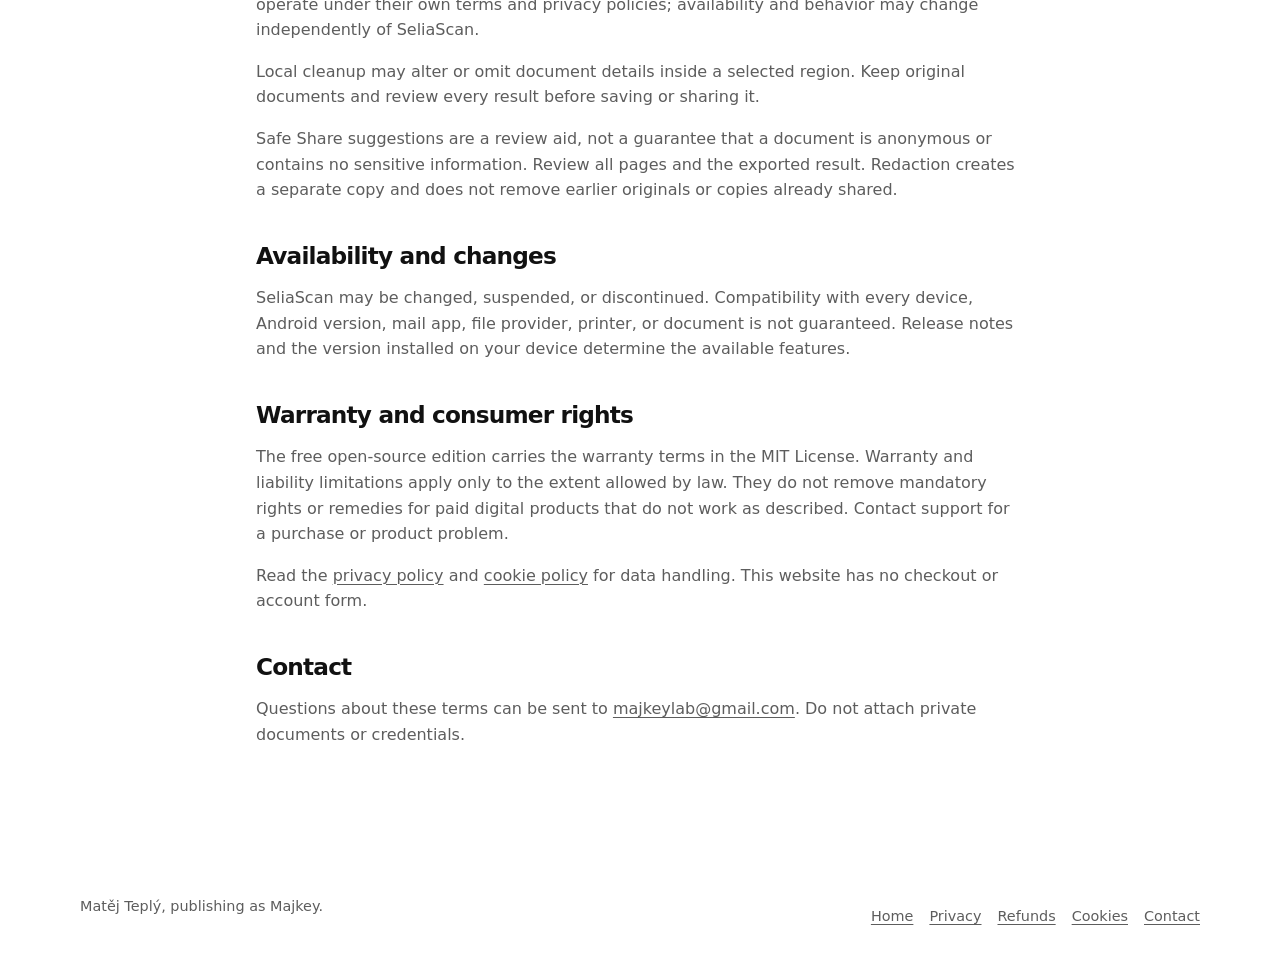
<file: docs/terms.html>
<!doctype html>
<html lang="en">
<head>
  <meta charset="utf-8">
  <meta name="viewport" content="width=device-width, initial-scale=1">
  <meta name="description" content="Terms of Use for SeliaScan Android app and website.">
  <title>Terms of Use — SeliaScan</title>
  <link rel="icon" type="image/png" href="play-store/assets/icon.png">
  <link rel="stylesheet" href="assets/site.css">
</head>
<body>
  <a class="skip-link" href="#main">Skip to content</a>
  <header class="site-header">
    <nav class="nav" aria-label="Primary navigation">
      <a class="brand" href="index.html"><img src="play-store/assets/icon.png" width="32" height="32" alt="">SeliaScan</a>
      <div class="nav-links">
        <a href="index.html#features">Features</a>
        <a href="index.html#faq">FAQ</a>
        <a href="privacy.html">Privacy</a>
        <a href="terms.html" aria-current="page">Terms</a>
        <a href="refunds.html">Refunds</a>
        <a href="cookies.html">Cookies</a>
      </div>
    </nav>
  </header>

  <main id="main" class="policy" tabindex="-1">
    <h1>Terms of Use</h1>
    <p class="updated">Last updated: 2026-10-31</p>
    <p>Version 2.0.0 makes all tools available without ads or Premium purchases in both current editions. Only the GitHub edition has optional Coffee support. Purchase terms below apply to older purchases. Existing subscriptions are not automatically canceled by updating or uninstalling; manage them in Google Play.</p>

    <p>These terms describe SeliaScan and its website, maintained by Matěj Teplý and published as Majkey. They do not change rights under the MIT License or mandatory consumer law.</p>

    <h2>Permitted use</h2>
    <p>The stable GitHub source and binary are open source under the <a href="license.txt">MIT License</a>. Google Play versions before 2.0.0 include advertising, Billing, Premium features, and purchase terms shown in that version and its store listing. Version 2.0.0 contains none of those SDKs or purchase controls.</p>

    <h2>Google Play purchases in versions before 2.0.0</h2>
    <p>Older Google Play versions offer optional Premium through Google Play Billing. Confirmed Premium removes ads and unlocks premium features in those versions. Review the benefits and localized price shown in the app and Google Play before purchase.</p>
    <p>Monthly Premium renews automatically each month until canceled. Lifetime Premium is a one-time unlock for SeliaScan, not recurring billing or a purchase of other apps. Purchases belong to the purchasing Google Play account. Use Restore purchases with that account on another device. Pending purchases do not unlock Premium.</p>
    <p>You can <a href="https://play.google.com/store/account/subscriptions">manage or cancel a subscription in Google Play</a>. Uninstalling does not cancel it. See the <a href="refunds.html">refund policy</a> for refund requests and consumer rights.</p>
    <p>Optional Buy Me a Coffee contributions are separate from Premium and provide no feature or ad-removal benefit.</p>

    <h2>Your documents and responsibilities</h2>
    <p>You retain responsibility for documents you scan, import, save, share, or print. Use SeliaScan only with content you are allowed to process. Check every page, crop, filter, filename, destination, and attachment before relying on or sending it.</p>

    <p>SeliaScan is a convenience tool. It does not verify document authenticity, identity, accuracy, delivery, legal sufficiency, regulatory compliance, or acceptance by a recipient. Keep the original document when accuracy or evidentiary value matters.</p>

    <h2>Storage and external services</h2>
    <p>Recent scans are temporary working copies and may be cleared by Android. You are responsible for confirming that needed PDFs or images were saved and for maintaining backups.</p>

    <p>The scanner depends on Google Play services and ML Kit. Sharing, printing and optional speech playback depend on apps and services you choose. A speech engine may process text online after you confirm playback. GitHub hosts this website and repository. These third parties operate under their own terms and privacy policies; availability and behavior may change independently of SeliaScan.</p>

    <p>Local cleanup may alter or omit document details inside a selected region. Keep original documents and review every result before saving or sharing it.</p>
    <p>Safe Share suggestions are a review aid, not a guarantee that a document is anonymous or contains no sensitive information. Review all pages and the exported result. Redaction creates a separate copy and does not remove earlier originals or copies already shared.</p>

    <h2>Availability and changes</h2>
    <p>SeliaScan may be changed, suspended, or discontinued. Compatibility with every device, Android version, mail app, file provider, printer, or document is not guaranteed. Release notes and the version installed on your device determine the available features.</p>

    <h2>Warranty and consumer rights</h2>
    <p>The free open-source edition carries the warranty terms in the MIT License. Warranty and liability limitations apply only to the extent allowed by law. They do not remove mandatory rights or remedies for paid digital products that do not work as described. Contact support for a purchase or product problem.</p>
    <p>Read the <a href="privacy.html">privacy policy</a> and <a href="cookies.html">cookie policy</a> for data handling. This website has no checkout or account form.</p>

    <h2>Contact</h2>
    <p>Questions about these terms can be sent to <a href="mailto:majkeylab@gmail.com">majkeylab@gmail.com</a>. Do not attach private documents or credentials.</p>
  </main>

  <footer class="site-footer">
    <div class="container footer-inner">
      <p>Matěj Teplý, publishing as Majkey.</p>
      <div class="footer-links">
        <a href="index.html">Home</a>
        <a href="privacy.html">Privacy</a>
        <a href="refunds.html">Refunds</a>
        <a href="cookies.html">Cookies</a>
        <a href="mailto:majkeylab@gmail.com">Contact</a>
      </div>
    </div>
  </footer>
</body>
</html>
</file>
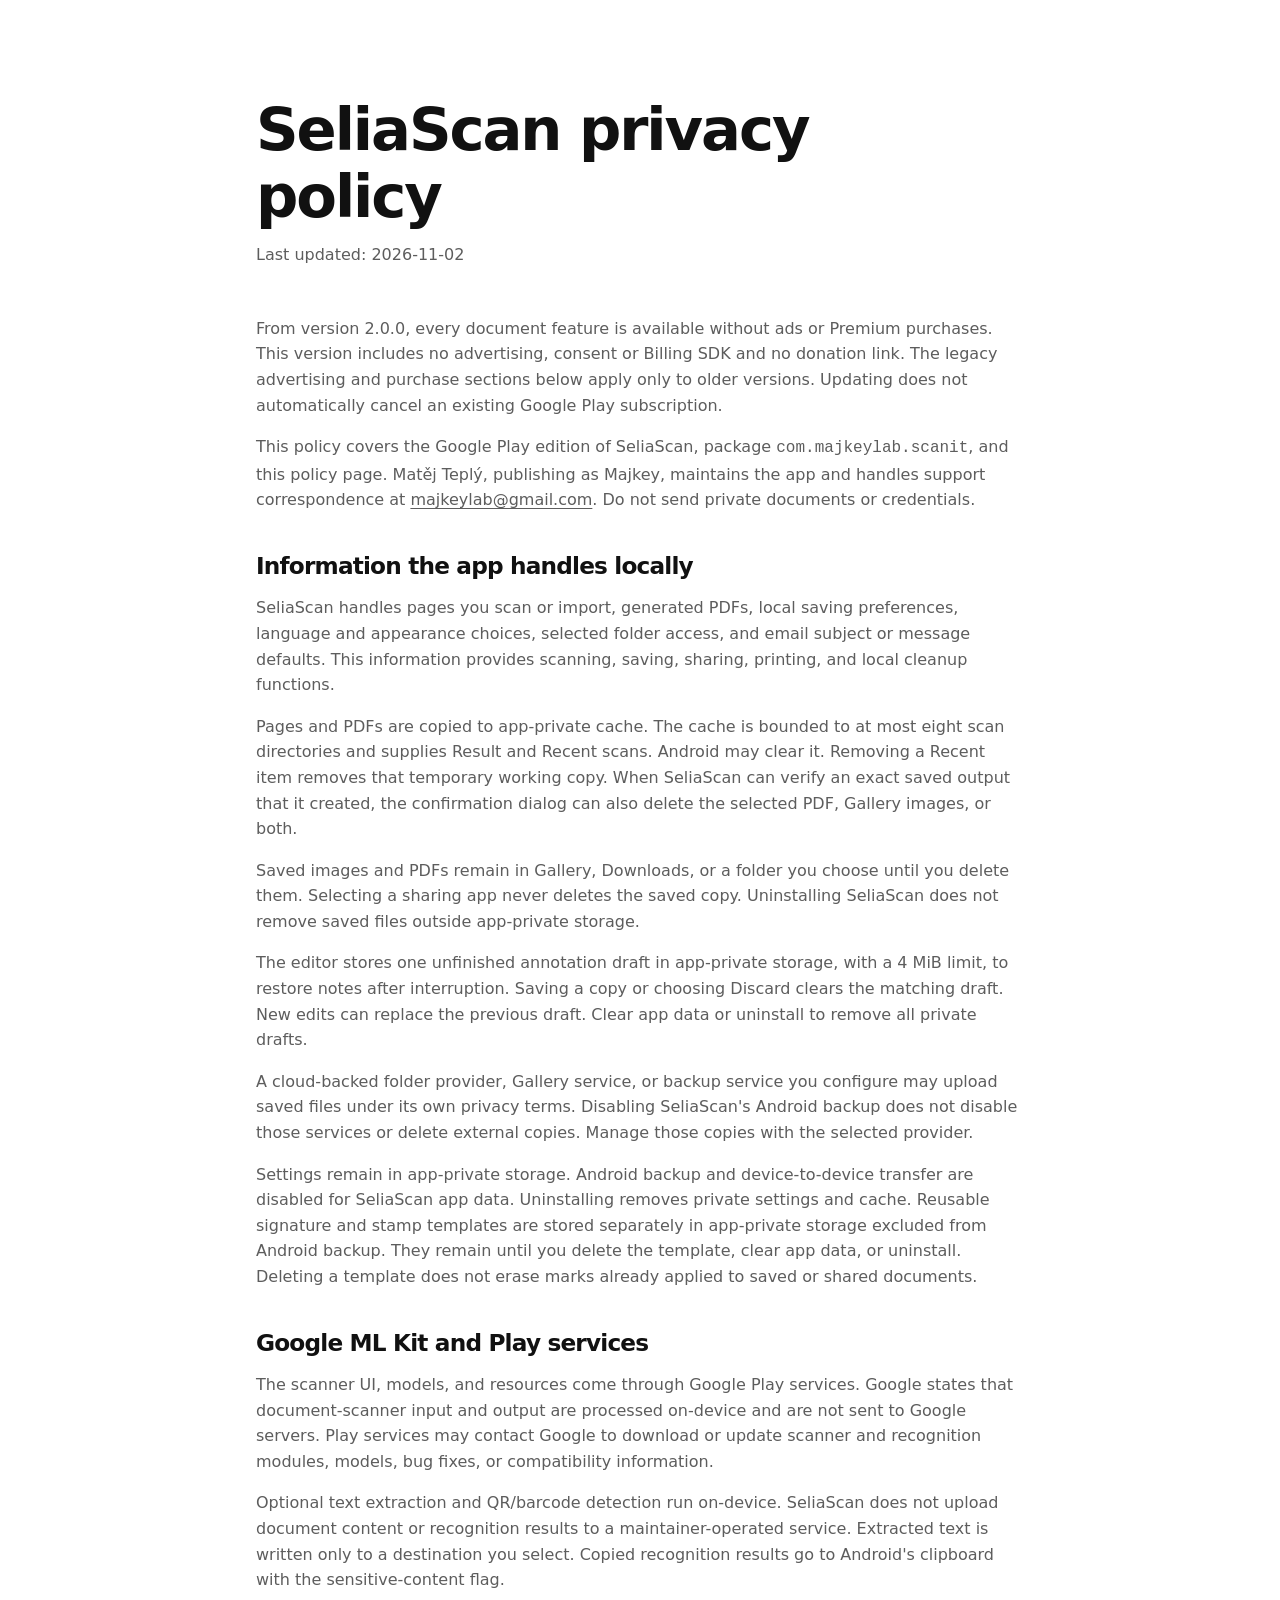
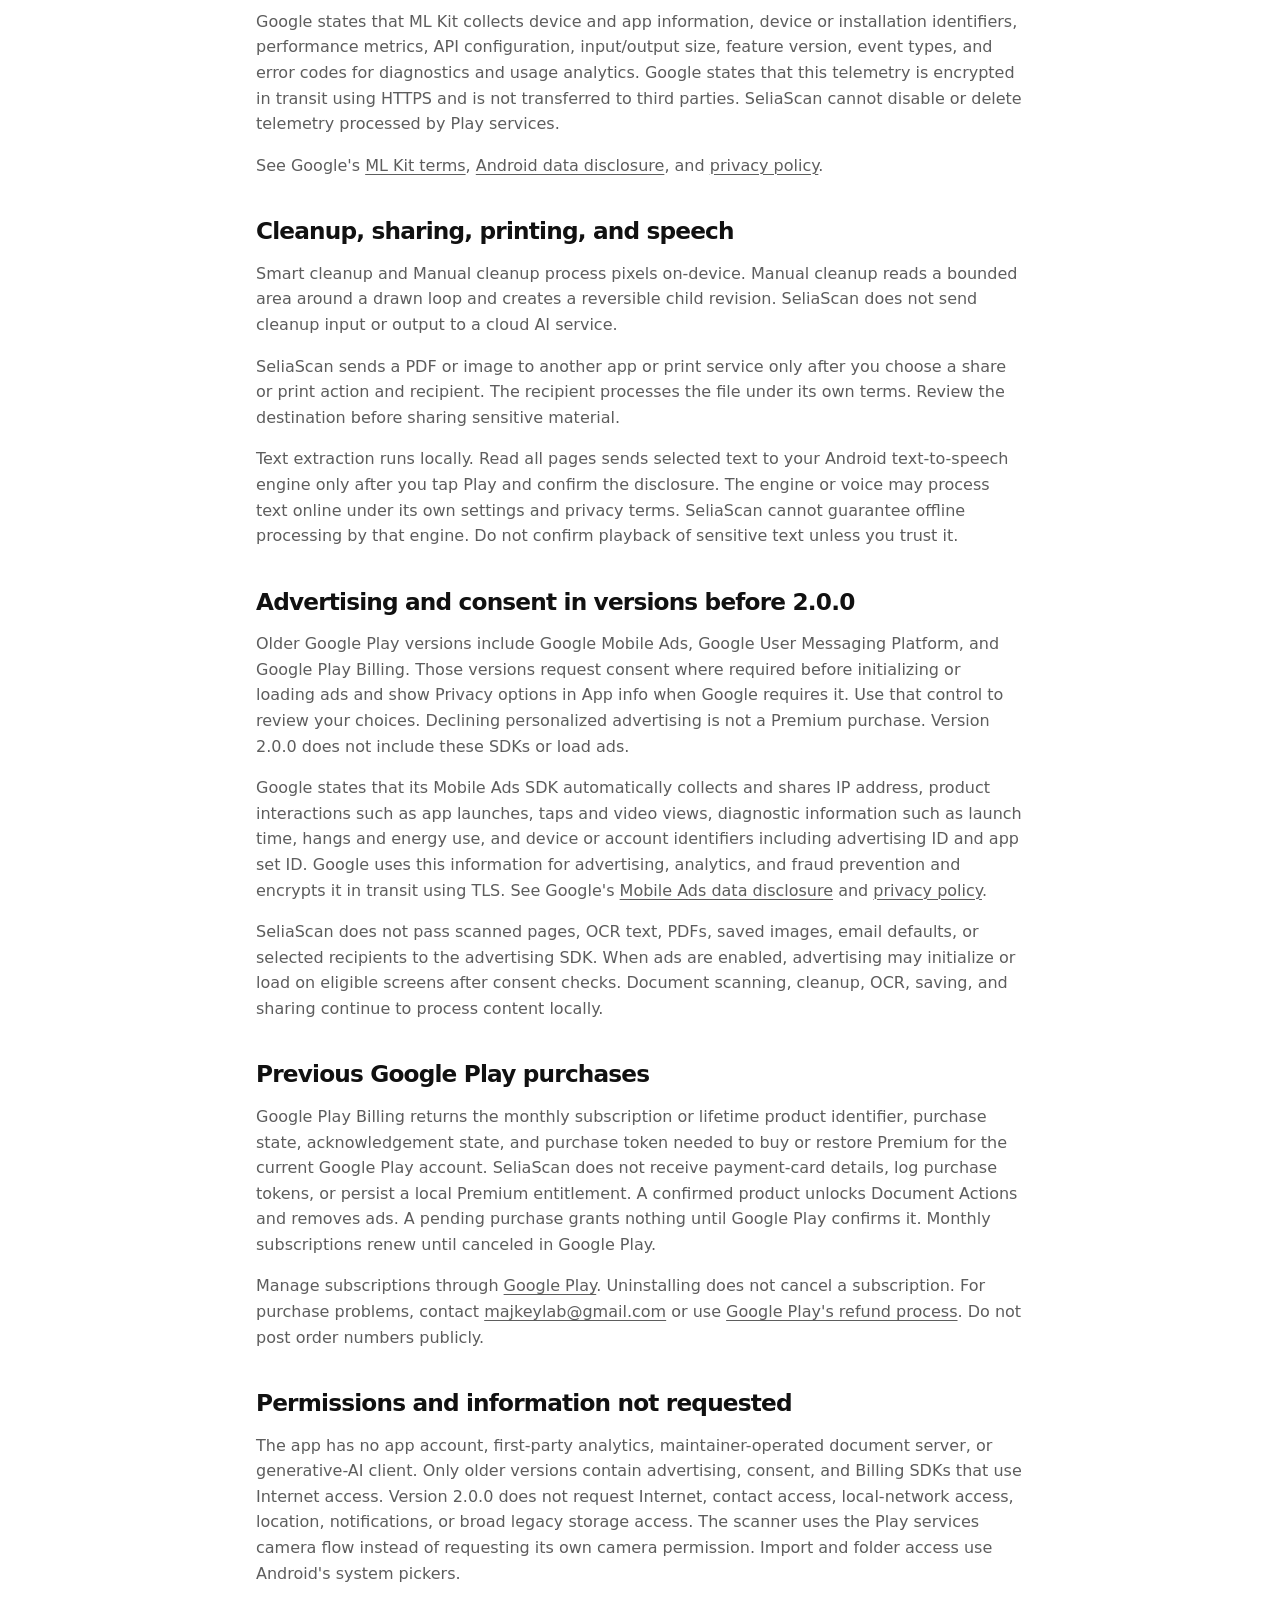
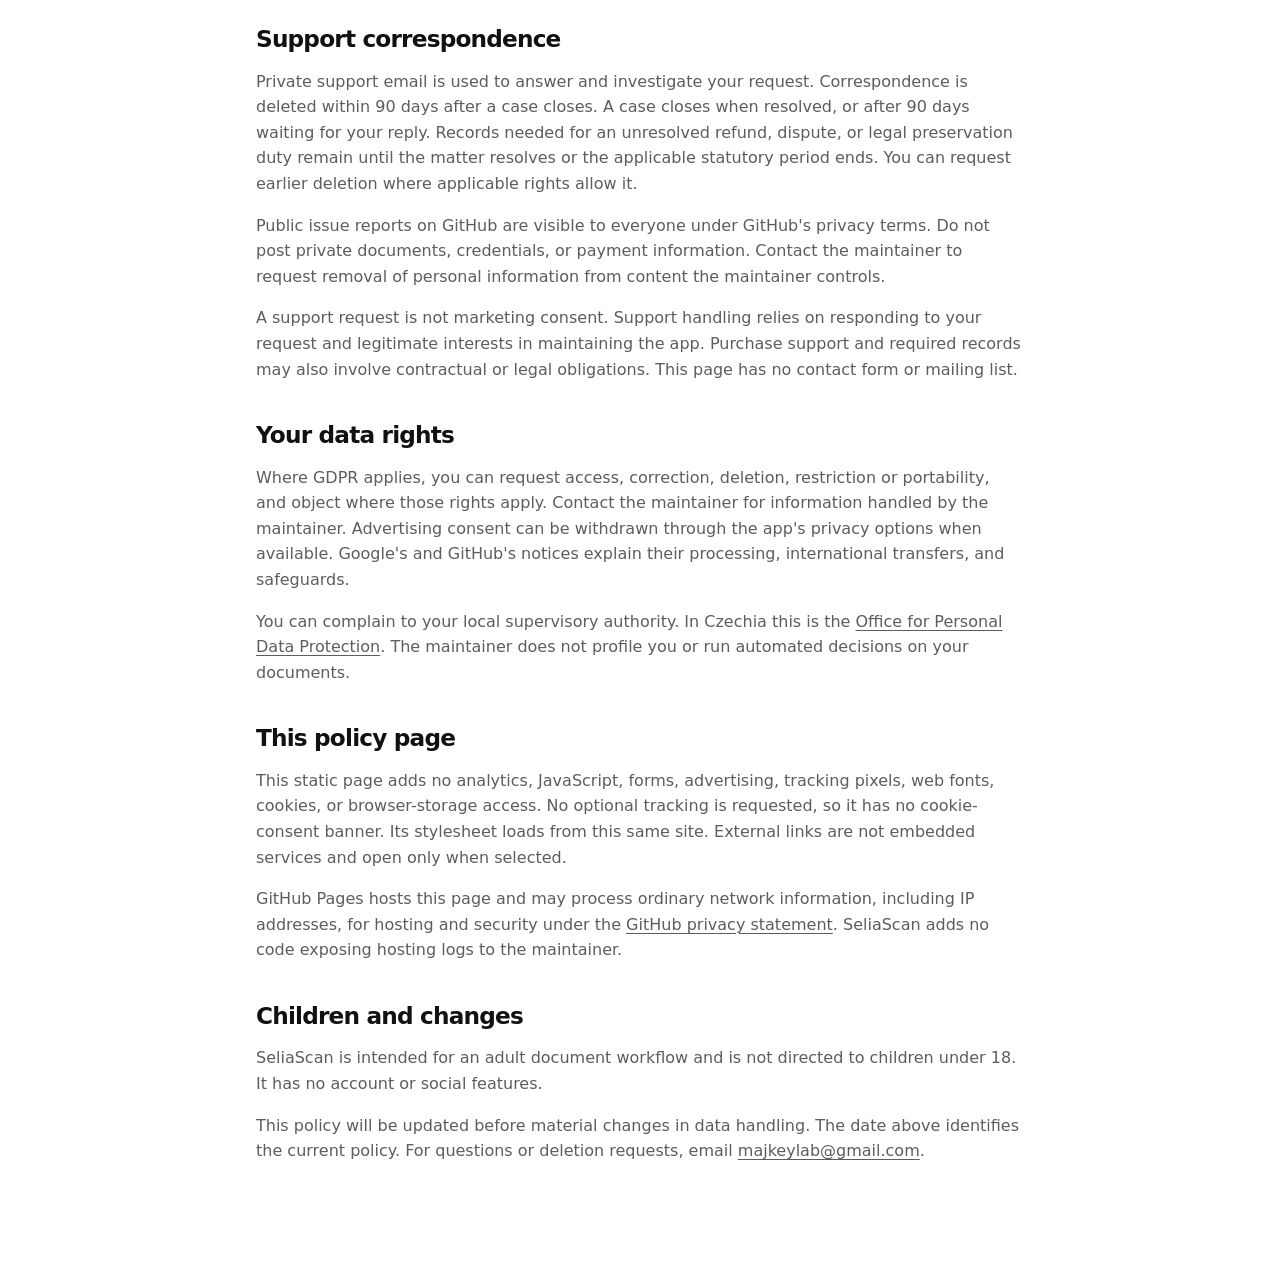
<file: docs/play/privacy.html>
<!doctype html>
<html lang="en">
<head>
  <meta charset="utf-8">
  <meta name="viewport" content="width=device-width, initial-scale=1">
  <meta name="description" content="Privacy Policy for the Google Play edition of SeliaScan.">
  <title>Privacy Policy | SeliaScan for Google Play</title>
  <link rel="stylesheet" href="../assets/site.css">
</head>
<body>
  <a class="skip-link" href="#main">Skip to content</a>
  <main id="main" class="policy" tabindex="-1">
    <h1>SeliaScan privacy policy</h1>
    <p class="updated">Last updated: 2026-11-02</p>
    <p>From version 2.0.0, every document feature is available without ads or Premium purchases. This version includes no advertising, consent or Billing SDK and no donation link. The legacy advertising and purchase sections below apply only to older versions. Updating does not automatically cancel an existing Google Play subscription.</p>
    <p>This policy covers the Google Play edition of SeliaScan, package <code>com.majkeylab.scanit</code>, and this policy page. Matěj Teplý, publishing as Majkey, maintains the app and handles support correspondence at <a href="mailto:majkeylab@gmail.com">majkeylab@gmail.com</a>. Do not send private documents or credentials.</p>

    <h2>Information the app handles locally</h2>
    <p>SeliaScan handles pages you scan or import, generated PDFs, local saving preferences, language and appearance choices, selected folder access, and email subject or message defaults. This information provides scanning, saving, sharing, printing, and local cleanup functions.</p>
    <p>Pages and PDFs are copied to app-private cache. The cache is bounded to at most eight scan directories and supplies Result and Recent scans. Android may clear it. Removing a Recent item removes that temporary working copy. When SeliaScan can verify an exact saved output that it created, the confirmation dialog can also delete the selected PDF, Gallery images, or both.</p>
    <p>Saved images and PDFs remain in Gallery, Downloads, or a folder you choose until you delete them. Selecting a sharing app never deletes the saved copy. Uninstalling SeliaScan does not remove saved files outside app-private storage.</p>
    <p>The editor stores one unfinished annotation draft in app-private storage, with a 4 MiB limit, to restore notes after interruption. Saving a copy or choosing Discard clears the matching draft. New edits can replace the previous draft. Clear app data or uninstall to remove all private drafts.</p>
    <p>A cloud-backed folder provider, Gallery service, or backup service you configure may upload saved files under its own privacy terms. Disabling SeliaScan's Android backup does not disable those services or delete external copies. Manage those copies with the selected provider.</p>
    <p>Settings remain in app-private storage. Android backup and device-to-device transfer are disabled for SeliaScan app data. Uninstalling removes private settings and cache. Reusable signature and stamp templates are stored separately in app-private storage excluded from Android backup. They remain until you delete the template, clear app data, or uninstall. Deleting a template does not erase marks already applied to saved or shared documents.</p>

    <h2>Google ML Kit and Play services</h2>
    <p>The scanner UI, models, and resources come through Google Play services. Google states that document-scanner input and output are processed on-device and are not sent to Google servers. Play services may contact Google to download or update scanner and recognition modules, models, bug fixes, or compatibility information.</p>
    <p>Optional text extraction and QR/barcode detection run on-device. SeliaScan does not upload document content or recognition results to a maintainer-operated service. Extracted text is written only to a destination you select. Copied recognition results go to Android's clipboard with the sensitive-content flag.</p>
    <p>Google states that ML Kit collects device and app information, device or installation identifiers, performance metrics, API configuration, input/output size, feature version, event types, and error codes for diagnostics and usage analytics. Google states that this telemetry is encrypted in transit using HTTPS and is not transferred to third parties. SeliaScan cannot disable or delete telemetry processed by Play services.</p>
    <p>See Google's <a href="https://developers.google.com/ml-kit/terms">ML Kit terms</a>, <a href="https://developers.google.com/ml-kit/android-data-disclosure">Android data disclosure</a>, and <a href="https://policies.google.com/privacy">privacy policy</a>.</p>

    <h2>Cleanup, sharing, printing, and speech</h2>
    <p>Smart cleanup and Manual cleanup process pixels on-device. Manual cleanup reads a bounded area around a drawn loop and creates a reversible child revision. SeliaScan does not send cleanup input or output to a cloud AI service.</p>
    <p>SeliaScan sends a PDF or image to another app or print service only after you choose a share or print action and recipient. The recipient processes the file under its own terms. Review the destination before sharing sensitive material.</p>
    <p>Text extraction runs locally. Read all pages sends selected text to your Android text-to-speech engine only after you tap Play and confirm the disclosure. The engine or voice may process text online under its own settings and privacy terms. SeliaScan cannot guarantee offline processing by that engine. Do not confirm playback of sensitive text unless you trust it.</p>

    <h2>Advertising and consent in versions before 2.0.0</h2>
    <p>Older Google Play versions include Google Mobile Ads, Google User Messaging Platform, and Google Play Billing. Those versions request consent where required before initializing or loading ads and show Privacy options in App info when Google requires it. Use that control to review your choices. Declining personalized advertising is not a Premium purchase. Version 2.0.0 does not include these SDKs or load ads.</p>
    <p>Google states that its Mobile Ads SDK automatically collects and shares IP address, product interactions such as app launches, taps and video views, diagnostic information such as launch time, hangs and energy use, and device or account identifiers including advertising ID and app set ID. Google uses this information for advertising, analytics, and fraud prevention and encrypts it in transit using TLS. See Google's <a href="https://developers.google.com/admob/android/next-gen/privacy/play-data-disclosure">Mobile Ads data disclosure</a> and <a href="https://policies.google.com/privacy">privacy policy</a>.</p>
    <p>SeliaScan does not pass scanned pages, OCR text, PDFs, saved images, email defaults, or selected recipients to the advertising SDK. When ads are enabled, advertising may initialize or load on eligible screens after consent checks. Document scanning, cleanup, OCR, saving, and sharing continue to process content locally.</p>

    <h2>Previous Google Play purchases</h2>
    <p>Google Play Billing returns the monthly subscription or lifetime product identifier, purchase state, acknowledgement state, and purchase token needed to buy or restore Premium for the current Google Play account. SeliaScan does not receive payment-card details, log purchase tokens, or persist a local Premium entitlement. A confirmed product unlocks Document Actions and removes ads. A pending purchase grants nothing until Google Play confirms it. Monthly subscriptions renew until canceled in Google Play.</p>
    <p>Manage subscriptions through <a href="https://play.google.com/store/account/subscriptions">Google Play</a>. Uninstalling does not cancel a subscription. For purchase problems, contact <a href="mailto:majkeylab@gmail.com">majkeylab@gmail.com</a> or use <a href="https://support.google.com/googleplay/answer/15574897">Google Play's refund process</a>. Do not post order numbers publicly.</p>

    <h2>Permissions and information not requested</h2>
    <p>The app has no app account, first-party analytics, maintainer-operated document server, or generative-AI client. Only older versions contain advertising, consent, and Billing SDKs that use Internet access. Version 2.0.0 does not request Internet, contact access, local-network access, location, notifications, or broad legacy storage access. The scanner uses the Play services camera flow instead of requesting its own camera permission. Import and folder access use Android's system pickers.</p>

    <h2>Support correspondence</h2>
    <p>Private support email is used to answer and investigate your request. Correspondence is deleted within 90 days after a case closes. A case closes when resolved, or after 90 days waiting for your reply. Records needed for an unresolved refund, dispute, or legal preservation duty remain until the matter resolves or the applicable statutory period ends. You can request earlier deletion where applicable rights allow it.</p>
    <p>Public issue reports on GitHub are visible to everyone under GitHub's privacy terms. Do not post private documents, credentials, or payment information. Contact the maintainer to request removal of personal information from content the maintainer controls.</p>
    <p>A support request is not marketing consent. Support handling relies on responding to your request and legitimate interests in maintaining the app. Purchase support and required records may also involve contractual or legal obligations. This page has no contact form or mailing list.</p>

    <h2>Your data rights</h2>
    <p>Where GDPR applies, you can request access, correction, deletion, restriction or portability, and object where those rights apply. Contact the maintainer for information handled by the maintainer. Advertising consent can be withdrawn through the app's privacy options when available. Google's and GitHub's notices explain their processing, international transfers, and safeguards.</p>
    <p>You can complain to your local supervisory authority. In Czechia this is the <a href="https://uoou.gov.cz/">Office for Personal Data Protection</a>. The maintainer does not profile you or run automated decisions on your documents.</p>

    <h2>This policy page</h2>
    <p>This static page adds no analytics, JavaScript, forms, advertising, tracking pixels, web fonts, cookies, or browser-storage access. No optional tracking is requested, so it has no cookie-consent banner. Its stylesheet loads from this same site. External links are not embedded services and open only when selected.</p>
    <p>GitHub Pages hosts this page and may process ordinary network information, including IP addresses, for hosting and security under the <a href="https://docs.github.com/en/site-policy/privacy-policies/github-general-privacy-statement">GitHub privacy statement</a>. SeliaScan adds no code exposing hosting logs to the maintainer.</p>

    <h2>Children and changes</h2>
    <p>SeliaScan is intended for an adult document workflow and is not directed to children under 18. It has no account or social features.</p>
    <p>This policy will be updated before material changes in data handling. The date above identifies the current policy. For questions or deletion requests, email <a href="mailto:majkeylab@gmail.com">majkeylab@gmail.com</a>.</p>
  </main>
</body>
</html>
</file>
<file: docs/assets/site.css>
:root {
  color-scheme: light dark;
  --bg: #ffffff;
  --surface: #f5f5f5;
  --text: #111111;
  --muted: #5d5d5d;
  --line: #d6d6d6;
  --inverse: #ffffff;
  --inverse-bg: #111111;
  font-family: ui-sans-serif, system-ui, -apple-system, BlinkMacSystemFont, "Segoe UI", sans-serif;
  font-synthesis: none;
}

@media (prefers-color-scheme: dark) {
  :root {
    --bg: #0e0e0e;
    --surface: #181818;
    --text: #f4f4f4;
    --muted: #b5b5b5;
    --line: #3b3b3b;
    --inverse: #111111;
    --inverse-bg: #f4f4f4;
  }
}

* {
  box-sizing: border-box;
}

html {
  scroll-behavior: smooth;
}

body {
  margin: 0;
  background: var(--bg);
  color: var(--text);
  font-size: 1rem;
  line-height: 1.6;
}

a {
  color: inherit;
  text-decoration-thickness: 0.08em;
  text-underline-offset: 0.18em;
}

a:hover {
  text-decoration-thickness: 0.14em;
}

a:focus-visible,
summary:focus-visible {
  outline: 3px solid var(--text);
  outline-offset: 4px;
}

.skip-link {
  position: absolute;
  left: 1rem;
  top: -5rem;
  z-index: 10;
  padding: 0.7rem 1rem;
  background: var(--inverse-bg);
  color: var(--inverse);
}

.skip-link:focus {
  top: 1rem;
}

.site-header {
  border-bottom: 1px solid var(--line);
}

.nav,
.container {
  width: min(70rem, calc(100% - 2rem));
  margin-inline: auto;
}

.nav {
  min-height: 4.5rem;
  display: flex;
  align-items: center;
  justify-content: space-between;
  gap: 1.5rem;
}

.brand {
  display: inline-flex;
  align-items: center;
  gap: 0.65rem;
  font-size: 1.2rem;
  font-weight: 750;
  text-decoration: none;
  letter-spacing: -0.02em;
}

.nav-links {
  display: flex;
  flex-wrap: wrap;
  justify-content: flex-end;
  gap: 0.7rem 1.2rem;
  font-size: 0.94rem;
}

.nav-links a[aria-current="page"] {
  font-weight: 700;
  text-decoration-thickness: 0.14em;
}

.nav-links a,
.footer-links a {
  display: inline-flex;
  align-items: center;
  min-height: 44px;
}

main {
  min-height: 70vh;
}

.hero {
  padding-block: clamp(4.5rem, 10vw, 8rem);
  border-bottom: 1px solid var(--line);
}

.eyebrow {
  margin: 0 0 1rem;
  font-size: 0.84rem;
  font-weight: 750;
  letter-spacing: 0.12em;
  text-transform: uppercase;
}

h1,
h2,
h3 {
  line-height: 1.14;
  letter-spacing: -0.035em;
}

h1 {
  max-width: 12ch;
  margin: 0;
  font-size: clamp(3rem, 9vw, 6.8rem);
}

.hero-copy {
  max-width: 42rem;
  margin: 1.5rem 0 0;
  color: var(--muted);
  font-size: clamp(1.1rem, 2.1vw, 1.4rem);
}

.actions {
  display: flex;
  flex-wrap: wrap;
  gap: 0.8rem;
  margin-top: 2rem;
}

.button {
  display: inline-flex;
  min-height: 3rem;
  align-items: center;
  justify-content: center;
  padding: 0.7rem 1.15rem;
  border: 1px solid var(--text);
  border-radius: 999px;
  background: var(--inverse-bg);
  color: var(--inverse);
  font-weight: 700;
  text-decoration: none;
}

.button.secondary {
  background: transparent;
  color: var(--text);
}

.section {
  padding-block: clamp(3.5rem, 8vw, 6.5rem);
  border-bottom: 1px solid var(--line);
}

.section h2,
.policy h1 {
  max-width: 18ch;
  margin: 0 0 1.5rem;
  font-size: clamp(2rem, 5vw, 3.7rem);
}

.section-intro {
  max-width: 43rem;
  margin: -0.4rem 0 2rem;
  color: var(--muted);
  font-size: 1.08rem;
}

.grid {
  display: grid;
  grid-template-columns: repeat(3, minmax(0, 1fr));
  gap: 1rem;
}

.card {
  padding: 1.4rem;
  border: 1px solid var(--line);
  border-radius: 1rem;
  background: var(--surface);
}

.card h3 {
  margin: 0 0 0.55rem;
  font-size: 1.18rem;
}

.card p {
  margin: 0;
  color: var(--muted);
}

.steps {
  padding: 0;
  list-style: none;
  counter-reset: steps;
}

.steps li {
  counter-increment: steps;
  display: grid;
  grid-template-columns: 3rem 1fr;
  gap: 1rem;
  padding-block: 1.15rem;
  border-top: 1px solid var(--line);
}

.steps li::before {
  content: "0" counter(steps);
  color: var(--muted);
  font-variant-numeric: tabular-nums;
}

.steps strong {
  display: block;
  margin-bottom: 0.25rem;
}

.steps p {
  margin: 0;
  color: var(--muted);
}

details {
  border-top: 1px solid var(--line);
}

details:last-child {
  border-bottom: 1px solid var(--line);
}

summary {
  cursor: pointer;
  padding: 1.1rem 0;
  font-weight: 700;
}

details p {
  max-width: 48rem;
  margin: 0 0 1.3rem;
  color: var(--muted);
}

.support-row {
  display: grid;
  grid-template-columns: 1fr auto;
  gap: 2rem;
  align-items: end;
}

.tip {
  text-align: center;
  color: var(--muted);
  font-size: 0.85rem;
}

.tip img {
  display: block;
  width: 104px;
  height: 104px;
  margin: 0 auto 0.55rem;
  border-radius: 0.55rem;
}

.policy {
  overflow-wrap: anywhere;
  width: min(48rem, calc(100% - 2rem));
  margin-inline: auto;
  padding-block: clamp(3.5rem, 8vw, 6rem);
}

.policy .updated {
  margin: -0.8rem 0 3rem;
  color: var(--muted);
}

.policy h2 {
  margin: 2.5rem 0 0.65rem;
  font-size: 1.45rem;
}

.policy h3 {
  margin: 1.7rem 0 0.5rem;
  font-size: 1.08rem;
}

.policy p,
.policy li {
  color: var(--muted);
}

.policy strong {
  color: var(--text);
}

.notice {
  padding: 1rem 1.2rem;
  border-left: 4px solid var(--text);
  background: var(--surface);
}

.site-footer {
  padding-block: 2.2rem;
}

.footer-inner {
  display: flex;
  flex-wrap: wrap;
  justify-content: space-between;
  gap: 1rem;
  color: var(--muted);
  font-size: 0.9rem;
}

.footer-inner p {
  margin: 0;
}

.footer-links {
  display: flex;
  flex-wrap: wrap;
  gap: 1rem;
}

@media (max-width: 760px) {
  .nav {
    align-items: flex-start;
    flex-direction: column;
    padding-block: 1rem;
  }

  .nav-links {
    justify-content: flex-start;
  }

  .grid {
    grid-template-columns: 1fr;
  }

  .support-row {
    grid-template-columns: 1fr;
    align-items: start;
  }

  .tip {
    width: max-content;
    max-width: 100%;
    text-align: left;
  }

  .tip img {
    margin-left: 0;
  }
}

@media (prefers-reduced-motion: reduce) {
  html {
    scroll-behavior: auto;
  }
}
</file>
